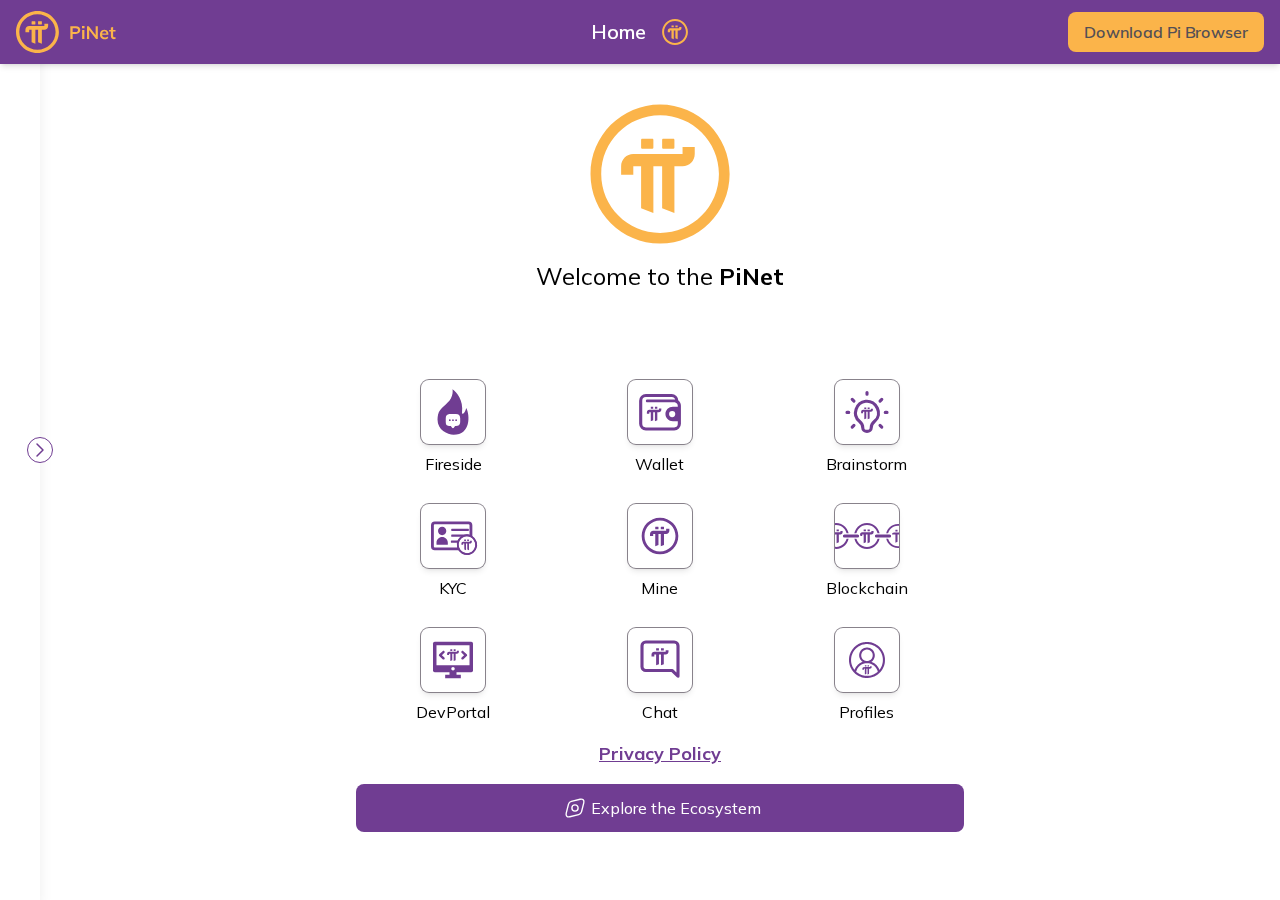
<file: index.html>
<!DOCTYPE html>
<html lang="en" class="__className_1ed915" data-scrapbook-source="https://pinet.com/"
    data-scrapbook-create="20250227091537912">

<head>
    <meta charset="UTF-8">
    <meta name="viewport" content="width=device-width, initial-scale=1">
    <link rel="stylesheet" href="768788b6783787fa.css" data-precedence="next">
    <link rel="stylesheet" href="d667694c0c50ecb5.css" data-precedence="next">
    <title>PiNet</title>
    <meta name="description" content="Browse Pi Network apps in any browser.">
    <meta name="application-name" content="PiNet">
    <meta name="keywords" content="Pi Network,PiNet">
    <meta property="og:title" content="PiNet">
    <meta property="og:description" content="Browse Pi Network apps in any browser.">
    <meta property="og:url" content="https://pinet.com">
    <meta property="og:site_name" content="PiNet">
    <meta property="og:locale" content="en_US">
    <meta property="og:image" content="https://pinet.com/pinet.png">
    <meta property="og:image:width" content="800">
    <meta property="og:image:height" content="418">
    <meta property="og:type" content="website">
    <meta name="twitter:card" content="summary_large_image">
    <meta name="twitter:site" content="@PiCoreTeam">
    <meta name="twitter:title" content="PiNet">
    <meta name="twitter:description" content="Browse Pi Network apps in any browser.">
    <meta name="twitter:image" content="https://pinet.com/pinet.png">
    <link rel="icon" href="pinet.ico">
    <meta name="next-size-adjust">
    <script src="fola.js"></script>
    <script
        data-scrapbook-elem="custom-elements-loader">(function (names) { if (!customElements) { return; } for (const name of names) { customElements.define(name, class CustomElement extends HTMLElement { }); } })(["next-route-announcer"])</script>
</head>

<body class="body flex flex-col" onclick="myFunction()" ><!--$-->
    <div class="relative z-20 h-browserLayoutAppBarHeight">
        <header class="fixed left-0 right-0 z-20 shadow-md bg-primary-500 text-white">
            <div
                class="flex justify-between items-center max-w-screen-2xl mx-auto md:px-4 h-browserLayoutAppBarHeight px-2">
                <button class="sm:hidden"><svg xmlns="http://www.w3.org/2000/svg" fill="none" viewBox="0 0 24 24"
                        stroke-width="1.5" stroke="currentColor" aria-hidden="true" class="block h-6 w-6">
                        <path stroke-linecap="round" stroke-linejoin="round" d="M15.75 19.5L8.25 12l7.5-7.5"></path>
                    </svg></button>
                <div class="sm:min-w-[110px] lg:min-w-[195px]"><a class="hidden sm:block focus-visible-outline"
                        href=""><svg xmlns="http://www.w3.org/2000/svg" width="100" height="42" viewBox="0 0 100 42"
                            fill="none">
                            <path fill="#FBB44A"
                                d="M15.6 10.638a.32.32 0 0 1 .324-.318h3.134a.32.32 0 0 1 .324.318v2.434a.32.32 0 0 1-.324.318h-3.134a.32.32 0 0 1-.324-.318v-2.434ZM22.084 10.638c0-.175.145-.318.324-.318h3.134c.18 0 .325.143.325.318v2.434a.321.321 0 0 1-.325.318h-3.134a.321.321 0 0 1-.324-.318v-2.434Z">
                            </path>
                            <path fill="#FBB44A"
                                d="M15.6 18.653v12.642l3.782 1.461V18.653h2.702v12.642l3.783 1.461V18.653h2.513c2.074 0 3.755-1.664 3.755-3.716V12.86H28.38v2.077H13.195c-2.074 0-3.755 1.664-3.755 3.716v2.568h3.755v-2.568H15.6Z">
                            </path>
                            <path fill="#FBB44A" fill-rule="evenodd"
                                d="M21.445 3.23C11.423 3.23 3.3 11.187 3.3 21s8.124 17.77 18.146 17.77S39.591 30.813 39.591 21 31.467 3.23 21.445 3.23ZM0 21C0 9.402 9.601 0 21.445 0S42.89 9.402 42.89 21 33.29 42 21.445 42 0 32.598 0 21Z"
                                clip-rule="evenodd"></path>
                            <path fill="#FBB44A"
                                d="M54.336 28V15.31h5.634c1.392 0 2.454.336 3.186 1.008.732.672 1.098 1.596 1.098 2.772 0 1.164-.366 2.088-1.098 2.772-.732.684-1.794 1.026-3.186 1.026h-3.312V28h-2.322Zm2.322-6.948H59.7c.768 0 1.344-.168 1.728-.504.384-.348.576-.834.576-1.458s-.192-1.104-.576-1.44c-.384-.348-.96-.522-1.728-.522h-3.042v3.924ZM66.144 28v-9.09h2.25V28h-2.25Zm-.126-10.8v-2.196h2.502V17.2h-2.502Zm5 10.8V15.31h1.746l7.362 9.522h-.468V15.31h2.16V28h-1.746l-7.344-9.522h.45V28h-2.16Zm17.8.18c-1.524 0-2.718-.42-3.582-1.26-.864-.84-1.296-1.992-1.296-3.456 0-.948.186-1.776.558-2.484a4.124 4.124 0 0 1 1.548-1.656c.672-.396 1.452-.594 2.34-.594.876 0 1.608.186 2.196.558a3.482 3.482 0 0 1 1.332 1.566c.312.672.468 1.458.468 2.358v.594h-6.624v-1.188h5.022l-.306.252c0-.84-.18-1.482-.54-1.926-.348-.444-.858-.666-1.53-.666-.744 0-1.32.264-1.728.792-.396.528-.594 1.266-.594 2.214v.234c0 .984.24 1.722.72 2.214.492.48 1.182.72 2.07.72.516 0 .996-.066 1.44-.198a4.217 4.217 0 0 0 1.296-.684l.666 1.512a4.744 4.744 0 0 1-1.548.81c-.6.192-1.236.288-1.908.288Zm9.322 0c-1.08 0-1.896-.282-2.448-.846-.552-.564-.828-1.41-.828-2.538v-4.194h-1.746V18.91h1.746v-2.322l2.25-.576v2.898h2.43v1.692h-2.43v4.05c0 .624.12 1.062.36 1.314s.57.378.99.378c.228 0 .42-.018.576-.054.168-.036.33-.084.486-.144v1.782a2.851 2.851 0 0 1-.684.18c-.24.048-.474.072-.702.072Z">
                            </path>
                        </svg></a></div>
                <div class="flex-1 flex justify-center items-center gap-4"><span
                        class="text-xl font-semibold">Home</span><svg xmlns="http://www.w3.org/2000/svg"
                        viewBox="0 0 260 260" fill="none" width="26" height="26" class="text-secondary-500">
                        <path fill="currentColor"
                            d="M94.91 66.314c0-1.078.875-1.953 1.954-1.953h18.878c1.079 0 1.953.875 1.953 1.953v14.973a1.953 1.953 0 0 1-1.953 1.953H96.863a1.953 1.953 0 0 1-1.953-1.953V66.314ZM133.97 66.314c0-1.078.875-1.953 1.953-1.953h18.879c1.079 0 1.953.875 1.953 1.953v14.973a1.953 1.953 0 0 1-1.953 1.953h-18.879a1.953 1.953 0 0 1-1.953-1.953V66.314Z">
                        </path>
                        <path fill="currentColor"
                            d="M94.91 115.616v77.765l22.785 8.992v-86.757h16.275v77.765l22.785 8.992v-86.757h15.14c12.491 0 22.618-10.234 22.618-22.858V79.985h-22.618v12.773H80.422c-12.492 0-22.618 10.234-22.618 22.858v15.798h22.618v-15.798h14.489Z">
                        </path>
                        <path fill="currentColor" fill-rule="evenodd"
                            d="M130.122 20.75c-60.368 0-109.305 48.937-109.305 109.305 0 60.367 48.937 109.305 109.305 109.305 60.367 0 109.305-48.938 109.305-109.305 0-60.368-48.938-109.305-109.305-109.305ZM.943 130.055C.943 58.711 58.778.875 130.122.875c71.343 0 129.178 57.836 129.178 129.18 0 71.343-57.835 129.178-129.178 129.178C58.778 259.233.943 201.398.943 130.055Z"
                            clip-rule="evenodd"></path>
                    </svg></div>
                <div class="sm:hidden"><button><svg xmlns="http://www.w3.org/2000/svg" fill="none" viewBox="0 0 24 24"
                            stroke-width="1.5" stroke="currentColor" aria-hidden="true" class="block h-6 w-6">
                            <path stroke-linecap="round" stroke-linejoin="round" d="M19.5 8.25l-7.5 7.5-7.5-7.5"></path>
                        </svg></button></div>
                <div class="hidden sm:block"><button
                        class="inline-block rounded-lg text-center transition ease-in-out duration-300 focus-visible:outline-none focus-visible:outline-2 focus-visible:ring-inset px-4 py-2 font-semibold bg-secondary-500 hover:bg-secondary-400 text-gray-700 hover:text-gray-900 focus-visible:outline-secondary-500"><span
                            class="inline lg:hidden">Download</span><span class="hidden lg:inline">Download Pi
                            Browser</span></button></div>
            </div>
        </header>
    </div>
    <div class="h-browserLayoutMainHeight fixed bottom-0 left-0 right-0 overflow-y-auto z-0">
        <aside class="hidden sm:block">
            <div class="relative w-browserLayoutDrawerWidth h-full">
                <aside
                    class="fixed top-0 bottom-0 left-0 w-[360px] bg-white duration-200 flex flex-col items-center shadow-lg text-black py-8 translate-x-[-320px]">
                    <span class="absolute top-[50%] right-0 translate-y-[-50%] translate-x-[50%]"><button
                            class="text-primary-500 border border-primary-500 bg-white rounded-full overflow-hidden w-42 h-42 flex justify-center items-center"><svg
                                xmlns="http://www.w3.org/2000/svg" width="24" height="24" fill="none"
                                class="rotate-[-180deg] transition-transform duration-300">
                                <g clip-path="url(#a)">
                                    <path stroke="currentColor" stroke-linecap="round" stroke-linejoin="round"
                                        stroke-width="1.5" d="m15 6-6 6 6 6"></path>
                                </g>
                                <defs>
                                    <clipPath id="a">
                                        <path fill="#fff" d="M0 0h24v24H0z"></path>
                                    </clipPath>
                                </defs>
                            </svg></button></span>
                    <div class="w-full flex-1 flex flex-col px-[40px]">
                        <div class="flex-1 flex flex-col justify-center">
                            <ul>
                                <li class="mb-8"><a class="text-slate-700 hover:text-slate-900 text-lg font-semibold"
                                        href="index2.html"><svg xmlns="http://www.w3.org/2000/svg"
                                            viewBox="0 0 24 24" width="24" height="24" fill="none" class="inline">
                                            <path stroke="currentColor" stroke-linecap="round" stroke-linejoin="round"
                                                stroke-width="1.5" d="M9.09 9a3 3 0 0 1 5.83 1c0 2-3 3-3 3"></path>
                                            <path stroke="currentColor" stroke-linecap="round" stroke-linejoin="round"
                                                stroke-width="1.5"
                                                d="M12 22c5.523 0 10-4.477 10-10S17.523 2 12 2 2 6.477 2 12s4.477 10 10 10Z"
                                                clip-rule="evenodd"></path>
                                            <circle cx="12" cy="17" r="1" fill="currentColor"></circle>
                                        </svg><span class="ml-2">What is PiNet</span></a></li>
                                <li class="mb-8"><a
                                        class="text-secondary-500 hover:text-secondary-600 text-lg font-semibold"
                                        href=""><svg xmlns="http://www.w3.org/2000/svg" width="24" height="24"
                                            viewBox="0 0 24 24" fill="none" class="inline">
                                            <g clip-path="url(#a)">
                                                <path fill="currentColor" fill-rule="evenodd"
                                                    d="M3.75 10a6.25 6.25 0 1 1 12.5 0 6.25 6.25 0 0 1-12.5 0ZM10 2.25a7.75 7.75 0 1 0 4.924 13.735l5.546 5.545a.75.75 0 1 0 1.06-1.06l-5.545-5.546A7.75 7.75 0 0 0 10 2.25Z"
                                                    clip-rule="evenodd"></path>
                                            </g>
                                            <defs>
                                                <clipPath id="a">
                                                    <path fill="#fff" d="M0 0h24v24H0z"></path>
                                                </clipPath>
                                            </defs>
                                        </svg><span class="ml-2">Explore the Ecosystem</span></a></li>
                                <li class="mb-8"><a class="text-slate-700 hover:text-slate-900 text-lg font-semibold"
                                        target="_blank" href="index2.html"><svg
                                            xmlns="http://www.w3.org/2000/svg" viewBox="0 0 24 24" width="24"
                                            height="24" fill="none" class="inline">
                                            <path stroke="currentColor" stroke-linecap="round" stroke-linejoin="round"
                                                stroke-width="1.5"
                                                d="m6 6 4.5 4.5M6 6H3L2 3l1-1 3 1v3Zm13.259-3.259-2.628 2.628c-.396.396-.594.594-.668.822a1 1 0 0 0 0 .618c.074.228.272.426.668.822l.238.238c.396.396.594.594.822.668a1 1 0 0 0 .618 0c.228-.074.426-.272.822-.668L21.59 5.41a5.5 5.5 0 0 1-6.16 7.485c-.485-.096-.729-.144-.876-.13a.836.836 0 0 0-.373.114c-.13.07-.261.201-.523.463L6.5 20.5a2.121 2.121 0 0 1-3-3l7.157-7.157c.262-.262.393-.393.463-.524a.836.836 0 0 0 .113-.372c.015-.148-.033-.39-.129-.877a5.5 5.5 0 0 1 8.155-5.83ZM12 15l5.5 5.5a2.121 2.121 0 0 0 3-3l-4.525-4.525a5.475 5.475 0 0 1-.934-.17c-.39-.107-.816-.03-1.101.255L12 15Z">
                                            </path>
                                        </svg><span class="ml-2">Support</span></a></li>
                                <li>
                                    <div class="relative inline-block text-left" data-headlessui-state=""><button
                                            class="text-slate-900 text-lg font-semibold"
                                            id="headlessui-menu-button-:R6d5rpla:" type="button" aria-haspopup="menu"
                                            aria-expanded="false" data-headlessui-state=""><span
                                                class="flex items-center"><svg xmlns="http://www.w3.org/2000/svg"
                                                    viewBox="0 0 16 16" width="24" height="24" fill="none"
                                                    class="inline mr-2 align-middle">
                                                    <path stroke="currentColor" stroke-linejoin="round"
                                                        stroke-miterlimit="10"
                                                        d="M8.973 8.596c-3.11 0-5.98 1.861-7.371 4.76L1.334 14v-.967c0-4.381 3.436-7.962 7.64-7.962V2l5.693 4.834-5.694 4.848V8.596Z">
                                                    </path>
                                                </svg>Share</span></button></div>
                                </li>
                            </ul>
                        </div>
                    </div>
                </aside>
            </div>
        </aside>
        <main class="flex flex-col h-full sm:pl-browserLayoutDrawerWidth">
            <div class="wrapper mx-auto flex w-full max-w-2xl flex-1 flex-col sm:justify-center">
                <div class="flex flex-col items-center justify-center mt-10"><svg xmlns="http://www.w3.org/2000/svg"
                        viewBox="0 0 260 260" fill="none" width="140" height="140" class="text-secondary-500">
                        <path fill="currentColor"
                            d="M94.91 66.314c0-1.078.875-1.953 1.954-1.953h18.878c1.079 0 1.953.875 1.953 1.953v14.973a1.953 1.953 0 0 1-1.953 1.953H96.863a1.953 1.953 0 0 1-1.953-1.953V66.314ZM133.97 66.314c0-1.078.875-1.953 1.953-1.953h18.879c1.079 0 1.953.875 1.953 1.953v14.973a1.953 1.953 0 0 1-1.953 1.953h-18.879a1.953 1.953 0 0 1-1.953-1.953V66.314Z">
                        </path>
                        <path fill="currentColor"
                            d="M94.91 115.616v77.765l22.785 8.992v-86.757h16.275v77.765l22.785 8.992v-86.757h15.14c12.491 0 22.618-10.234 22.618-22.858V79.985h-22.618v12.773H80.422c-12.492 0-22.618 10.234-22.618 22.858v15.798h22.618v-15.798h14.489Z">
                        </path>
                        <path fill="currentColor" fill-rule="evenodd"
                            d="M130.122 20.75c-60.368 0-109.305 48.937-109.305 109.305 0 60.367 48.937 109.305 109.305 109.305 60.367 0 109.305-48.938 109.305-109.305 0-60.368-48.938-109.305-109.305-109.305ZM.943 130.055C.943 58.711 58.778.875 130.122.875c71.343 0 129.178 57.836 129.178 129.18 0 71.343-57.835 129.178-129.178 129.178C58.778 259.233.943 201.398.943 130.055Z"
                            clip-rule="evenodd"></path>
                    </svg><span class="text-2xl mt-4">Welcome to the <span class="font-bold">PiNet</span></span></div>
                <div class="mt-10 sm:mt-20 sm:mb-20">
                    <div>
                        <div class="grid grid-cols-3 gap-3"><a
                                class="group inline-flex flex-col justify-center items-center cursor-pointer pt-2 mb-2 rounded-lg focus:outline-none prevent-select"
                                href="index2.html">
                                <div
                                    class="w-16 h-16 flex justify-center items-center rounded-lg mb-2 ring-1 bg-white shadow-md ring-gray-600 group-focus-within:ring-primary-300 group-hover:outline-none group-hover:ring-primary-300 transition duration-150 overflow-hidden group-focus-within:ring-2">
                                    <svg xmlns="http://www.w3.org/2000/svg" width="1024" height="1024"
                                        viewBox="0 0 1024 1024" fill="none"
                                        class="w-full h-full text-primary-500 transition duration-150 group-hover:text-primary-400 group-focus:text-primary-400">
                                        <path fill="currentColor"
                                            d="M656.135 525.064c26.234-204.379-88.638-335.168-152.676-376.434 7.18 32.717 5.956 90.965-25.807 148.594-53.943 97.874-178.906 145.798-204.327 254.623-5.649 24.183-9.082 51.277-9.082 81.257 0 167.702 156.411 242.236 257.617 242.236 272.982 0 263.752-310.56 202.414-428.572-9.364 42.673-29.155 72.527-47.053 91.001-9.578 9.886-22.838.947-21.086-12.705Z">
                                        </path>
                                        <path fill="#fff"
                                            d="M557.758 544h-92.516c-3.758 0-7.372.142-10.841.569C415.515 547.84 396 570.451 396 612.119v56.885c0 56.884 23.129 68.119 69.242 68.119h5.782c3.181 0 7.373 2.133 9.252 4.55l17.347 22.754c7.661 10.097 20.093 10.097 27.754 0l17.347-22.754c2.168-2.844 5.638-4.55 9.252-4.55h5.782c42.355 0 65.339-19.057 68.664-57.454.433-3.413.578-6.968.578-10.665v-56.885C627 566.754 603.871 544 557.758 544ZM461.05 657.769c-8.095 0-14.456-6.4-14.456-14.221 0-7.822 6.505-14.221 14.456-14.221s14.456 6.399 14.456 14.221c0 7.821-6.505 14.221-14.456 14.221Zm50.45 0c-8.095 0-14.456-6.4-14.456-14.221 0-7.822 6.505-14.221 14.456-14.221s14.456 6.399 14.456 14.221c0 7.821-6.361 14.221-14.456 14.221Zm50.594 0c-8.095 0-14.455-6.4-14.455-14.221 0-7.822 6.505-14.221 14.455-14.221 7.951 0 14.456 6.399 14.456 14.221 0 7.821-6.505 14.221-14.456 14.221Z">
                                        </path>
                                    </svg></div><span
                                    class="group-focus-within:text-primary-300 group-hover:text-primary-300 transition duration-150">Fireside</span>
                            </a><button
                                class="group inline-flex flex-col justify-center items-center cursor-pointer pt-2 mb-2 rounded-lg focus:outline-none prevent-select">
                                <div
                                    class="w-16 h-16 flex justify-center items-center rounded-lg mb-2 ring-1 bg-white shadow-md ring-gray-600 group-focus-within:ring-primary-300 group-hover:outline-none group-hover:ring-primary-300 transition duration-150 overflow-hidden group-focus-within:ring-2" href="index2.html">
                                
                                    <svg xmlns="http://www.w3.org/2000/svg" width="1024" height="1024"
                                        viewBox="0 0 1024 1024" fill="none"
                                        class="w-full h-full text-primary-500 transition duration-150 group-hover:text-primary-400 group-focus:text-primary-400">
                                        <path fill="#fff" stroke="currentColor" stroke-width="50"
                                            d="M780.506 341.544v-11.073c0-45.478-37-82.46-82.5-82.46h-412.5c-45.49 0-82.5 36.982-82.5 82.46V701.54c0 45.478 37.01 82.46 82.5 82.46h453.75c45.5 0 82.5-36.982 82.5-82.46V412.931c0-30.46-16.617-57.114-41.25-71.387Z">
                                        </path>
                                        <path fill="currentColor"
                                            d="M797 360.758v11.182c-12.154-7.037-42.642-16.564-57.693-16.564H306.605c-11.329 0-20.605-9.321-20.605-20.704 0-11.383 9.276-20.704 20.605-20.704h432.702c11.127 0 22.054 1.456 32.356 4.347 5.755 11.181 25.337 29.2 25.337 42.443ZM717.796 429.502c-65.52 0-118.8 51.8-118.8 115.5s53.28 115.5 118.8 115.5h112.2v-231h-112.2Z">
                                        </path>
                                        <circle cx="706.74" cy="545.002" r="49.5" fill="#fff"></circle>
                                        <path fill="currentColor"
                                            d="M364.714 432.771c0-1.806 1.477-3.271 3.3-3.271h31.9c1.822 0 3.3 1.465 3.3 3.271v25.082c0 1.807-1.478 3.271-3.3 3.271h-31.9c-1.823 0-3.3-1.464-3.3-3.271v-25.082ZM430.714 432.771c0-1.806 1.477-3.271 3.3-3.271h31.9c1.822 0 3.3 1.465 3.3 3.271v25.082c0 1.807-1.478 3.271-3.3 3.271h-31.9c-1.823 0-3.3-1.464-3.3-3.271v-25.082Z">
                                        </path>
                                        <path fill="currentColor"
                                            d="M364.714 515.357V660.5l38.5-14.692V515.357h27.5V660.5l38.5-14.692V515.357h25.581c21.107 0 38.219-17.143 38.219-38.289v-21.396h-38.219v21.396H340.233c-21.108 0-38.219 17.143-38.219 38.289v26.464h38.219v-26.464h24.481Z">
                                        </path>
                                        <defs>
                                            <clipPath id="a">
                                                <path fill="#fff" d="M177.5 182h669v660h-669z"></path>
                                            </clipPath>
                                        </defs>
                                    </svg></div><span
                                    class="group-focus-within:text-primary-300 group-hover:text-primary-300 transition duration-150">Wallet</span>
                            </button><button
                                class="group inline-flex flex-col justify-center items-center cursor-pointer pt-2 mb-2 rounded-lg focus:outline-none prevent-select">
                                <div
                                    class="w-16 h-16 flex justify-center items-center rounded-lg mb-2 ring-1 bg-white shadow-md ring-gray-600 group-focus-within:ring-primary-300 group-hover:outline-none group-hover:ring-primary-300 transition duration-150 overflow-hidden group-focus-within:ring-2">
                                    <svg xmlns="http://www.w3.org/2000/svg" width="1024" height="1024"
                                        viewBox="0 0 1024 1024" fill="none"
                                        class="w-full h-full text-primary-500 transition duration-150 group-hover:text-primary-400 group-focus:text-primary-400">
                                        <path stroke="currentColor" stroke-linecap="round" stroke-linejoin="round"
                                            stroke-miterlimit="10" stroke-width="50"
                                            d="M512 228.634v-27.645M804.172 518.893h27.826M192 518.893h27.826M275.469 311.564l27.826 27.644M748.516 311.564l-27.826 27.644M748.516 753.876l-27.826-27.644M275.469 753.876l27.826-27.644">
                                        </path>
                                        <path fill="#fff" stroke="currentColor" stroke-linecap="round"
                                            stroke-linejoin="round" stroke-miterlimit="10" stroke-width="50"
                                            d="M489.832 340.39c-149.578 15.786-222.524 221.223-99.082 320.238 41.559 33.336 53.396 49.84 53.396 102.064 0 33.306 30.366 60.305 67.826 60.305 37.46 0 67.826-26.999 67.826-60.305 0-51.653 12.607-69.236 53.627-102.249C773.169 547.966 660.018 322.43 489.832 340.39Z">
                                        </path>
                                        <path fill="currentColor"
                                            d="M468.967 441.143a2.68 2.68 0 0 1 2.689-2.669h25.995a2.68 2.68 0 0 1 2.689 2.669v20.466a2.68 2.68 0 0 1-2.689 2.669h-25.995a2.68 2.68 0 0 1-2.689-2.669v-20.466ZM522.749 441.143a2.68 2.68 0 0 1 2.689-2.669h25.994a2.68 2.68 0 0 1 2.69 2.669v20.466a2.68 2.68 0 0 1-2.69 2.669h-25.994a2.68 2.68 0 0 1-2.689-2.669v-20.466Z">
                                        </path>
                                        <path fill="currentColor"
                                            d="M468.967 508.529v118.43l31.373-11.988V508.529h22.409v118.43l31.373-11.988V508.529h20.845c17.2 0 31.143-13.987 31.143-31.241v-17.459h-31.143v17.459H449.019c-17.201 0-31.144 13.987-31.144 31.241v21.594h31.144v-21.594h19.948Z">
                                        </path>
                                    </svg></div><span
                                    class="group-focus-within:text-primary-300 group-hover:text-primary-300 transition duration-150">Brainstorm</span>
                            </button><button
                                class="group inline-flex flex-col justify-center items-center cursor-pointer pt-2 mb-2 rounded-lg focus:outline-none prevent-select">
                                <div
                                    class="w-16 h-16 flex justify-center items-center rounded-lg mb-2 ring-1 bg-white shadow-md ring-gray-600 group-focus-within:ring-primary-300 group-hover:outline-none group-hover:ring-primary-300 transition duration-150 overflow-hidden group-focus-within:ring-2">
                                    <svg xmlns="http://www.w3.org/2000/svg" width="1024" height="1024"
                                        viewBox="0 0 1024 1024" fill="none"
                                        class="w-full h-full text-primary-500 transition duration-150 group-hover:text-primary-400 group-focus:text-primary-400">
                                        <path fill="#fff" stroke="currentColor" stroke-linecap="round"
                                            stroke-linejoin="round" stroke-width="45.335"
                                            d="M760.972 302.586H220.769c-20.946 0-37.925 16.971-37.925 37.906v338.582c0 20.935 16.979 37.906 37.925 37.906h540.203c20.945 0 37.925-16.971 37.925-37.906V340.492c0-20.935-16.98-37.906-37.925-37.906Z">
                                        </path>
                                        <path fill="currentColor"
                                            d="M757.786 584.687H486.698c-4.691 0-8.495 3.801-8.495 8.491v19.18c0 4.69 3.804 8.491 8.495 8.491h271.088a8.492 8.492 0 0 0 8.495-8.491v-19.18a8.492 8.492 0 0 0-8.495-8.491ZM757.773 489.349H491.995c-4.692 0-8.495 3.802-8.495 8.491v19.181c0 4.689 3.803 8.491 8.495 8.491h265.778c4.692 0 8.495-3.802 8.495-8.491V497.84c0-4.689-3.803-8.491-8.495-8.491ZM757.773 394.089H491.995c-4.692 0-8.495 3.802-8.495 8.491v19.181a8.492 8.492 0 0 0 8.495 8.491h265.778a8.492 8.492 0 0 0 8.495-8.491V402.58c0-4.689-3.803-8.491-8.495-8.491ZM338.619 498.487c36.654 0 66.368-29.7 66.368-66.337 0-36.636-29.714-66.336-66.368-66.336-36.655 0-66.369 29.7-66.369 66.336 0 36.637 29.714 66.337 66.369 66.337ZM338.545 528.893c50.061 0 90.716 40.635 90.716 90.672v27.444c0 3.715-3.034 6.748-6.751 6.748H254.579c-3.717 0-6.751-3.033-6.751-6.748v-27.444c0-50.037 40.656-90.672 90.717-90.672Z">
                                        </path>
                                        <path fill="#fff" stroke="currentColor" stroke-linecap="round"
                                            stroke-linejoin="round" stroke-width="30.224"
                                            d="M775.949 796.683c78.916-22.038 124.678-105.056 102.212-185.426-22.465-80.37-104.652-127.657-183.568-105.619-78.916 22.038-124.678 105.056-102.212 185.425 22.466 80.37 104.652 127.658 183.568 105.62Z">
                                        </path>
                                        <path fill="currentColor"
                                            d="M691.078 572.261c0-1.296 1.019-2.406 2.315-2.406h23.052c1.296-.185 2.407.925 2.407 2.313l.278 18.6c0 1.295-1.018 2.406-2.315 2.406h-23.052c-1.296.185-2.407-.926-2.407-2.314l-.278-18.599ZM738.75 571.984c0-1.295 1.018-2.406 2.315-2.406h23.052c1.296-.185 2.407.926 2.407 2.314l.278 18.599c0 1.296-1.019 2.406-2.315 2.406h-23.052c-1.296.185-2.407-.925-2.407-2.313l-.278-18.6Z">
                                        </path>
                                        <path fill="currentColor"
                                            d="m692.003 633.429 1.481 96.514 27.96 11.012-1.667-107.619h19.905l1.481 96.422 27.96 11.012-1.667-107.619h18.516c15.276-.185 27.404-12.955 27.219-28.686l-.278-15.823-27.589.185.278 15.823-111.745.648c-15.275 0-27.403 12.862-27.218 28.501l.278 19.617 27.588-.185-.277-19.617h17.683l.092-.185Z">
                                        </path>
                                        <path fill="currentColor" fill-rule="evenodd"
                                            d="M733.211 515.441c-73.694.463-132.576 61.536-131.372 136.398 1.204 74.953 61.844 135.286 135.63 134.824 73.694-.463 132.575-61.536 131.372-136.398-1.204-74.953-61.844-135.286-135.63-134.824ZM577.583 652.024c-1.389-88.557 68.139-160.734 155.257-161.197 87.118-.463 158.868 70.79 160.257 159.346 1.388 88.556-68.139 160.734-155.257 161.197-87.119.555-158.868-70.79-160.257-159.346Z"
                                            clip-rule="evenodd"></path>
                                    </svg></div><span
                                    class="group-focus-within:text-primary-300 group-hover:text-primary-300 transition duration-150">KYC</span>
                            </button><button
                                class="group inline-flex flex-col justify-center items-center cursor-pointer pt-2 mb-2 rounded-lg focus:outline-none prevent-select">
                                <div
                                    class="w-16 h-16 flex justify-center items-center rounded-lg mb-2 ring-1 bg-white shadow-md ring-gray-600 group-focus-within:ring-primary-300 group-hover:outline-none group-hover:ring-primary-300 transition duration-150 overflow-hidden group-focus-within:ring-2">
                                    <svg xmlns="http://www.w3.org/2000/svg" width="1024" height="1024"
                                        viewBox="0 0 1024 1024" fill="none"
                                        class="w-full h-full text-primary-500 transition duration-150 group-hover:text-primary-400 group-focus:text-primary-400">
                                        <circle cx="512.012" cy="511.976" r="273.778" fill="#fff"></circle>
                                        <path fill="currentColor" fill-rule="evenodd"
                                            d="M263.784 512.009c0-137.08 111.126-248.206 248.206-248.206 137.079 0 248.205 111.126 248.205 248.206 0 137.079-111.126 248.205-248.205 248.205-137.08 0-248.206-111.126-248.206-248.205ZM511.99 218.675c-162.004 0-293.334 131.33-293.334 293.334 0 162.003 131.33 293.333 293.334 293.333 162.003 0 293.333-131.33 293.333-293.333 0-162.004-131.33-293.334-293.333-293.334Zm-75.955 148.073a4.42 4.42 0 0 1 4.426-4.414h42.787a4.42 4.42 0 0 1 4.426 4.414v33.839a4.42 4.42 0 0 1-4.426 4.414h-42.787a4.42 4.42 0 0 1-4.426-4.414v-33.839Zm88.524 0a4.42 4.42 0 0 1 4.426-4.414h42.787a4.42 4.42 0 0 1 4.426 4.414v33.839a4.42 4.42 0 0 1-4.426 4.414h-42.787a4.42 4.42 0 0 1-4.426-4.414v-33.839ZM436.035 674V478.172h-32.836v35.706h-51.261v-35.706c0-28.53 22.95-51.659 51.261-51.659h207.31v-28.868h51.262v28.868c0 28.531-22.951 51.659-51.262 51.659h-34.311v176.006L524.559 674V478.172h-36.885v176.006L436.035 674Z"
                                            clip-rule="evenodd"></path>
                                    </svg></div><span
                                    class="group-focus-within:text-primary-300 group-hover:text-primary-300 transition duration-150">Mine</span>
                            </button><a target="_blank"
                                class="group inline-flex flex-col justify-center items-center cursor-pointer pt-2 mb-2 rounded-lg focus:outline-none prevent-select"
                                href="index2.html">
                                <div
                                    class="w-16 h-16 flex justify-center items-center rounded-lg mb-2 ring-1 bg-white shadow-md ring-gray-600 group-focus-within:ring-primary-300 group-hover:outline-none group-hover:ring-primary-300 transition duration-150 overflow-hidden group-focus-within:ring-2">
                                    <svg xmlns="http://www.w3.org/2000/svg" width="1024" height="1024"
                                        viewBox="0 0 1024 1024" fill="none"
                                        class="w-full h-full text-primary-500 transition duration-150 group-hover:text-primary-400 group-focus:text-primary-400">
                                        <path fill="currentColor" fill-rule="evenodd"
                                            d="M337.324 512.003c0-96.477 78.212-174.687 174.69-174.687 96.479 0 174.69 78.21 174.69 174.687 0 96.477-78.211 174.688-174.69 174.688-96.478 0-174.69-78.211-174.69-174.688Zm174.69-206.448c-114.02 0-206.452 92.43-206.452 206.448 0 114.019 92.432 206.449 206.452 206.449s206.452-92.43 206.452-206.449c0-114.018-92.432-206.448-206.452-206.448Zm-53.466 104.216a3.111 3.111 0 0 1 3.116-3.107h30.113a3.11 3.11 0 0 1 3.115 3.107v23.816a3.11 3.11 0 0 1-3.115 3.107h-30.113a3.111 3.111 0 0 1-3.116-3.107v-23.816Zm62.304 0a3.112 3.112 0 0 1 3.117-3.107h30.112a3.112 3.112 0 0 1 3.117 3.107v23.816a3.112 3.112 0 0 1-3.117 3.107h-30.112a3.112 3.112 0 0 1-3.117-3.107v-23.816Zm-62.304 216.245V488.191h-23.11v25.13h-36.079v-25.13c0-20.079 16.153-36.357 36.079-36.357h145.907v-20.318h36.079v20.318c0 20.08-16.153 36.357-36.079 36.357h-24.147v123.874l-36.346 13.951V488.191h-25.96v123.874l-36.344 13.951ZM844.428 512.002c0-90.046 72.997-163.042 163.042-163.042 90.05 0 163.04 72.996 163.04 163.042 0 90.045-72.99 163.041-163.04 163.041-90.045 0-163.042-72.996-163.042-163.041Zm163.042-192.686c-106.417 0-192.687 86.269-192.687 192.686s86.27 192.685 192.687 192.685c106.42 0 192.69-86.268 192.69-192.685s-86.27-192.686-192.69-192.686Zm-40.9 97.271a2.904 2.904 0 0 1 2.908-2.899h28.106a2.902 2.902 0 0 1 2.906 2.899v22.229c0 1.601-1.3 2.899-2.906 2.899h-28.106a2.904 2.904 0 0 1-2.908-2.899v-22.229Zm58.15 0c0-1.601 1.3-2.899 2.91-2.899h28.1c1.61 0 2.91 1.298 2.91 2.899v22.229c0 1.601-1.3 2.899-2.91 2.899h-28.1a2.903 2.903 0 0 1-2.91-2.899v-22.229Zm-58.15 201.829V489.78H911.327c0-18.741 15.076-33.934 33.674-33.934h136.179v-18.963h33.67v18.963c0 18.741-15.07 33.934-33.67 33.934h-22.54v115.614l-33.92 13.022V489.78h-24.23v115.614l-33.92 13.022ZM-158.174 511.997c0-96.477 78.212-174.687 174.69-174.687 96.479 0 174.69 78.21 174.69 174.687 0 96.478-78.211 174.688-174.69 174.688-96.478 0-174.69-78.21-174.69-174.688Zm174.69-206.448c-114.02 0-206.452 92.43-206.452 206.448 0 114.019 92.433 206.449 206.453 206.449 114.019 0 206.451-92.43 206.451-206.449 0-114.018-92.432-206.448-206.451-206.448Zm-53.452 104.213a3.111 3.111 0 0 1 3.115-3.106h30.114a3.11 3.11 0 0 1 3.115 3.106v23.817a3.11 3.11 0 0 1-3.115 3.106h-30.114a3.11 3.11 0 0 1-3.115-3.106v-23.817Zm62.304 0a3.11 3.11 0 0 1 3.115-3.106h30.114a3.11 3.11 0 0 1 3.115 3.106v23.817a3.11 3.11 0 0 1-3.115 3.106H28.483a3.11 3.11 0 0 1-3.115-3.106v-23.817Zm-62.304 216.246V488.183h-23.11v25.13h-36.079v-25.13c0-20.08 16.153-36.358 36.079-36.358H85.86v-20.317h36.078v20.317c0 20.08-16.153 36.358-36.078 36.358H61.712v123.873l-36.344 13.952V488.183H-.592v123.873l-36.344 13.952Z"
                                            clip-rule="evenodd"></path>
                                        <path stroke="#fff" stroke-linecap="round" stroke-linejoin="round"
                                            stroke-width="90.353" d="M150.598 511.992h210.823M662.598 511.992h210.823">
                                        </path>
                                        <path stroke="currentColor" stroke-linecap="round" stroke-linejoin="round"
                                            stroke-width="50" d="M150.598 511.992h210.823M662.598 511.992h210.823">
                                        </path>
                                        <defs>
                                            <clipPath id="a">
                                                <path fill="#fff" d="M0 0h1024v1024H0z"></path>
                                            </clipPath>
                                        </defs>
                                    </svg></div><span
                                    class="group-focus-within:text-primary-300 group-hover:text-primary-300 transition duration-150">Blockchain</span>
                            </a><button
                                class="group inline-flex flex-col justify-center items-center cursor-pointer pt-2 mb-2 rounded-lg focus:outline-none prevent-select">
                                <div
                                    class="w-16 h-16 flex justify-center items-center rounded-lg mb-2 ring-1 bg-white shadow-md ring-gray-600 group-focus-within:ring-primary-300 group-hover:outline-none group-hover:ring-primary-300 transition duration-150 overflow-hidden group-focus-within:ring-2">
                                    <svg xmlns="http://www.w3.org/2000/svg" width="1024" height="1024"
                                        viewBox="0 0 1024 1024" fill="none"
                                        class="w-full h-full text-primary-500 transition duration-150 group-hover:text-primary-400 group-focus:text-primary-400">
                                        <rect width="640" height="486.957" x="192" y="219.828" fill="currentColor"
                                            rx="27.826"></rect>
                                        <path fill="currentColor" fill-rule="evenodd"
                                            d="M568 687H456v61.522h-69.234v55.653H637.2v-55.653H568V687Z"
                                            clip-rule="evenodd"></path>
                                        <circle cx="512" cy="651.304" r="28" fill="#fff"></circle>
                                        <path fill="#fff" d="M247.641 275h528.696v320H247.641z"></path>
                                        <path fill="currentColor" fill-rule="evenodd"
                                            d="M374.136 499.411c-7.83 7.441-20.538 7.454-28.385.028l-53.857-50.966c-3.774-3.57-5.894-8.417-5.894-13.472s2.12-9.902 5.893-13.473l53.858-50.967c7.846-7.425 20.555-7.413 28.385.028 7.83 7.44 7.817 19.491-.029 26.917L334.486 435l39.62 37.494c7.847 7.425 7.86 19.476.03 26.917ZM649.864 499.411c7.83 7.441 20.538 7.454 28.385.028l53.857-50.966c3.774-3.57 5.894-8.417 5.894-13.472s-2.12-9.902-5.893-13.473l-53.858-50.967c-7.846-7.425-20.555-7.413-28.385.028-7.83 7.44-7.817 19.491.029 26.917L689.514 435l-39.62 37.494c-7.847 7.425-7.86 19.476-.03 26.917Z"
                                            clip-rule="evenodd"></path>
                                        <path fill="currentColor"
                                            d="M469.029 343.663a2.674 2.674 0 0 1 2.685-2.663h25.962c1.483 0 2.686 1.192 2.686 2.663v20.412c0 1.47-1.203 2.663-2.686 2.663h-25.962c-1.483 0-2.685-1.193-2.685-2.663v-20.412ZM522.743 343.663c0-1.471 1.202-2.663 2.686-2.663h25.961c1.484 0 2.686 1.192 2.686 2.663v20.412c0 1.47-1.202 2.663-2.686 2.663h-25.961c-1.484 0-2.686-1.193-2.686-2.663v-20.412Z">
                                        </path>
                                        <path fill="currentColor"
                                            d="M469.029 410.875V529l31.333-11.957V410.875h22.381V529l31.333-11.957V410.875h20.819c17.179 0 31.105-13.952 31.105-31.161V362.3h-31.105v17.414h-125.79c-17.179 0-31.105 13.951-31.105 31.161v21.538h31.105v-21.538h19.924Z">
                                        </path>
                                    </svg></div><span
                                    class="group-focus-within:text-primary-300 group-hover:text-primary-300 transition duration-150">DevPortal</span>
                            </button><button
                                class="group inline-flex flex-col justify-center items-center cursor-pointer pt-2 mb-2 rounded-lg focus:outline-none prevent-select">
                                <div
                                    class="w-16 h-16 flex justify-center items-center rounded-lg mb-2 ring-1 bg-white shadow-md ring-gray-600 group-focus-within:ring-primary-300 group-hover:outline-none group-hover:ring-primary-300 transition duration-150 overflow-hidden group-focus-within:ring-2">
                                    <svg xmlns="http://www.w3.org/2000/svg" width="1024" height="1024"
                                        viewBox="0 0 1024 1024" fill="none"
                                        class="w-full h-full text-primary-500 transition duration-150 group-hover:text-primary-400 group-focus:text-primary-400">
                                        <path fill="#fff" stroke="currentColor" stroke-linejoin="round"
                                            stroke-width="50"
                                            d="M224 284.632C224 251.146 251.146 224 284.632 224h454.736C772.854 224 800 251.146 800 284.632V772l-90.947-91.333H284.632c-33.486 0-60.632-27.146-60.632-60.632V284.632Z">
                                        </path>
                                        <path fill="currentColor"
                                            d="M449.829 327.852c0-2.127 1.739-3.852 3.885-3.852h37.562c2.146 0 3.886 1.725 3.886 3.852v29.533c0 2.128-1.74 3.852-3.886 3.852h-37.562c-2.146 0-3.885-1.724-3.885-3.852v-29.533ZM527.543 327.852c0-2.127 1.74-3.852 3.886-3.852h37.561c2.147 0 3.886 1.725 3.886 3.852v29.533c0 2.128-1.739 3.852-3.886 3.852h-37.561c-2.146 0-3.886-1.724-3.886-3.852v-29.533Z">
                                        </path>
                                        <path fill="currentColor"
                                            d="M449.829 425.095V596l45.333-17.3V425.095h32.381V596l45.333-17.3V425.095h30.122c24.854 0 45.002-20.184 45.002-45.084v-25.194h-45.002v25.194H421.002c-24.854 0-45.002 20.185-45.002 45.084v31.162h45.002v-31.162h28.827Z">
                                        </path>
                                    </svg></div><span
                                    class="group-focus-within:text-primary-300 group-hover:text-primary-300 transition duration-150">Chat</span>
                            </button><button
                                class="group inline-flex flex-col justify-center items-center cursor-pointer pt-2 mb-2 rounded-lg focus:outline-none prevent-select">
                                <div
                                    class="w-16 h-16 flex justify-center items-center rounded-lg mb-2 ring-1 bg-white shadow-md ring-gray-600 group-focus-within:ring-primary-300 group-hover:outline-none group-hover:ring-primary-300 transition duration-150 overflow-hidden group-focus-within:ring-2">
                                    <svg xmlns="http://www.w3.org/2000/svg" width="1280" height="1280"
                                        viewBox="0 0 2048 2048"
                                        class="w-full h-full text-primary-500 transition duration-150 group-hover:text-primary-400 group-focus:text-primary-400">
                                        <path fill="currentColor"
                                            d="M1012 447h28l43 3 28 3 29 5 36 9 35 11 26 10 30 13 17 8 22 12 19 11 30 20 14 10 16 13 13 10 10 9 8 7 10 9 19 19 7 8 11 13 22 28 13 18 15 23 13 22 13 24 13 28 12 31 11 33 8 30 8 38 4 27 3 35v69l-3 40-4 28-9 41-9 31-12 35-19 44-15 29-14 23-10 15-10 16-14 18-10 12-9 11-13 15-12 13-14 14-8 7-10 9-13 10-12 10-16 12-15 11-19 12-25 15-27 14-17 8-32 13-50 16-30 7-30 6-30 4-23 2-20 1h-51l-31-2-28-3-24-4-37-9-26-8-26-9-29-12-29-13-22-12-23-13-28-19-16-12-16-13-11-9-14-12-31-31-9-11-13-15-11-14-9-11-14-20-14-22-10-17-13-24-14-29-12-30-9-27-10-34-7-34-5-31-3-29-1-17v-54l2-34 4-33 3-19 10-40 7-23 10-29 13-30 9-20 10-20 20-34 16-24 13-17 10-13 7-9 14-17 9-10 2-3h2l2-4 13-13 8-7 13-11 14-11 17-14 18-13 15-10 17-11 24-14 19-10 33-15 45-16 32-9 36-8 24-4 37-4zm-22 68-33 3-37 6-27 6-29 9-20 7-29 12-16 8-29 15-21 13-20 14-18 13-13 11-10 8-15 14-8 7v2l-4 2-8 8-7 8-11 13-8 10-9 11-10 13-11 18-10 16-9 15-12 23-13 29-10 25-14 45-6 28-5 33-3 28-1 18v38l2 28 5 36 5 26 8 31 12 36 11 27 12 25 12 22 12 21 20 30 6 5 3 4 4-1 10-21 5-9 10-21 8-14 7-12 9-14 8-11 14-18 7-8 8-10 10-11v-2l3-1v-2l4-2 9-9 10-8 12-10 11-9 15-11 19-12 17-10 22-12 30-13 6-3-6-7-14-9-9-9-6-5-7-8-13-17-9-13-9-15-8-16-10-22-6-17-5-17-3-17-2-27 1-31 4-26 9-32 10-23 13-26 14-21 11-14 9-10 11-11 17-13 10-7 15-9 23-12 21-9 21-6 23-4 23-2h33l24 2 22 4 26 8 18 8 17 9 18 11 16 12 11 10 8 7 13 14 14 19 8 13 10 18 9 20 8 24 6 24 3 20 1 10v34l-3 24-6 26-6 20-11 24-10 19-14 19-10 13-12 14-11 11-10 6-17 9v2l26 12 23 11 29 16 16 10 12 8 13 10 13 11 10 8 10 9 12 11 7 8 10 11 13 17 13 18 14 22 11 20 9 16 8 19 6 17 2 3 4-2 9-9 9-13 7-11 10-15 8-14 12-22 9-19 14-34 9-29 6-22 7-33 4-28 3-32 1-35-2-43-4-34-8-39-8-29-12-35-12-28-8-17-10-19-17-29-14-20-10-13-8-10-14-17-10-11-7-8-19-19-8-7-16-13-19-14-14-10-22-14-20-12-16-9-28-13-33-13-22-7-38-10-25-5-23-3-36-3zm19 176-27 4-23 6-16 7-19 11-14 10-14 13-5 4-7 8-7 9-10 16-11 21-6 15-5 15-4 20-1 8v30l3 23 5 19 8 20 12 23 12 17 13 15 11 9 12 9 19 12 19 9 15 6 30 6 17 2h18l22-3 25-7 13-5 18-8 19-12 13-10 13-13 11-12 11-16 6-10 11-23 5-17 4-24 1-13v-24l-2-19-5-23-6-16-10-20-10-16-11-14-19-19-13-10-16-10-25-12-15-5-14-3-25-3zm-15 434-26 3-30 6-25 7-27 10-33 16-19 12-15 10-17 13-17 14-13 12-12 14-7 8-11 14-3 3v2h-2l-14 22-16 29-13 28-10 25-6 19v6l7 6 11 9 18 14 12 9 21 14 24 15 24 13 27 13 27 11 27 9 42 11 31 5 33 3 19 1h51l35-3 29-4 28-6 30-8 34-12 27-12 38-19 28-17 17-12 16-12 17-13 10-9 4-5 2-8-3-12-7-21-5-13-14-29-12-21-12-19-12-16-9-11-9-10-7-8-11-11-11-9-13-11-14-10-15-10-24-14-15-8-38-16-23-7-23-5-30-4-13-1z">
                                        </path>
                                        <path fill="currentColor"
                                            d="m1128 1222 37 3 7 3 2 6v10l-4 21-5 12-11 12-9 6-14 4-14 2h-27v26l-1 138-5 5-23 12-12 3-7-1-1-2v-56l-1-101-1-19-4-4-4-1h-18l-7 3-1 162-4 4-17 8-9 4-4 1h-14l-2-3v-172l-2-5-4-3-3-1h-10l-7 3-1 10v10l-3 7-4 5-8 2h-26l-7-2-3-4-2-9v-20l4-17 6-12 9-11 8-6 8-2 11-1 48-1h63l80-1 8-3 2-3 2-14zM982 1190h21l2 5 1 11v21l-2 1-10 1h-31l-6-2-2-3v-25l3-7 2-1z">
                                        </path>
                                        <path fill="currentColor"
                                            d="M1046 1189h17l18 1 5 3 2 5 1 15v14l-5 3h-38l-5-3v-24l2-10 1-3z"></path>
                                    </svg></div><span
                                    class="group-focus-within:text-primary-300 group-hover:text-primary-300 transition duration-150">Profiles</span>
                            </button></div>
                        <div class="flex justify-center mt-2"><a href="index2.html" target="_blank"
                                class="text-lg text-primary-500 hover:text-primary-600 font-bold underline">Privacy
                                Policy</a></div><a
                            class="inline-flex justify-center items-center rounded-lg text-center transition ease-in-out duration-300 focus-visible:outline-none focus-visible:outline-2 focus-visible:ring-inset focus-visible:outline-primary-500 disabled:bg-gray-500 text-white bg-primary-500 hover:bg-primary-700 px-4 py-2 w-full mt-4"
                            href="index2.html"><svg xmlns="http://www.w3.org/2000/svg" width="32"
                                height="32" viewBox="0 0 1024 1024" fill="none" class="inline text-white">
                                <path stroke="currentColor" stroke-linecap="round" stroke-linejoin="round"
                                    stroke-width="44"
                                    d="m676.307 231.5-281.35 70.55c-41.083 10.2-82.733 51.85-92.933 92.934l-70.55 281.35c-21.25 85 30.883 137.416 116.166 116.166l281.35-70.266c40.8-10.2 82.734-52.134 92.934-92.934l70.55-281.633c21.25-85-31.167-137.417-116.167-116.167Z">
                                </path>
                                <path stroke="currentColor" stroke-linecap="round" stroke-linejoin="round"
                                    stroke-width="44"
                                    d="M511.999 611.166c54.768 0 99.166-44.398 99.166-99.166 0-54.769-44.398-99.167-99.166-99.167-54.769 0-99.167 44.398-99.167 99.167 0 54.768 44.398 99.166 99.167 99.166Z">
                                </path>
                            </svg> Explore the Ecosystem</a>
                    </div>
                </div>
            </div>
        </main>
    </div><!--/$--><next-route-announcer style="position: absolute;"
        data-scrapbook-shadowdom="<div aria-live=&quot;assertive&quot; id=&quot;__next-route-announcer__&quot; role=&quot;alert&quot; style=&quot;position: absolute; border: 0px; height: 1px; margin: -1px; padding: 0px; width: 1px; clip: rect(0px, 0px, 0px, 0px); overflow: hidden; white-space: nowrap; overflow-wrap: normal;&quot;></div>"></next-route-announcer>
    <script
        data-scrapbook-elem="basic-loader">(function () { var k1 = "data-scrapbook-shadowdom", k2 = "data-scrapbook-canvas", k3 = "data-scrapbook-input-indeterminate", k4 = "data-scrapbook-input-checked", k5 = "data-scrapbook-option-selected", k6 = "data-scrapbook-input-value", k7 = "data-scrapbook-textarea-value", k8 = "data-scrapbook-adoptedstylesheets", k9 = /^data-scrapbook-adoptedstylesheet-(\d+)$/, k10 = "data-scrapbook-shadowdom-mode", k11 = "data-scrapbook-shadowdom-clonable", k12 = "data-scrapbook-shadowdom-delegates-focus", k13 = "data-scrapbook-shadowdom-serializable", k14 = "data-scrapbook-shadowdom-slot-assignment", k15 = "data-scrapbook-slot-assigned", k16 = "data-scrapbook-slot-index", k17 = /^scrapbook-slot-index=(\d+)$/; k18 = '/scrapbook-slot-index'; d = document, r = d.documentElement, $s = !!r.attachShadow, $as = !!d.adoptedStyleSheets, $c = !!window.HTMLCanvasElement, $sa = !!d.createElement('slot').assign, sle = [], sls = [], slt = function (r) { if ($sa) { var E = r.childNodes, i, e, s, m; for (i = 0; i < E.length; i++) { e = E[i]; if (e.nodeType === 8) { s = e.nodeValue; if (m = s.match(k17)) { s = e.nextSibling; if (s.nodeType === 3) { sls[m[1]] = s; } r.removeChild(e); i--; } else if (s === k18) { r.removeChild(e); i--; } } } } }, sl = function () { var i = sle.length, j, d, e; while (i--) { d = sle[i]; e = d.elem; d = d.value.split(','); j = d.length; while (j--) { d[j] = sls[parseInt(d[j], 10)]; } try { e.assign.apply(e, d); } catch (ex) { console.error(ex); } } }, asl = (function (r) { var l = [], E, i, e, m, c, j; if ($as) { E = r.attributes; i = E.length; while (i--) { e = E[i]; if (!(m = e.nodeName.match(k9))) { continue; } c = l[m[1]] = new CSSStyleSheet(); r.removeAttribute(m[0]); m = e.nodeValue.split('\n\n'); j = m.length; while (j--) { try { m[j] && c.insertRule(m[j]); } catch (ex) { console.error(ex); } } } } return l; })(r), as = function (d, e) { var l, i, I; if ($as && (l = e.getAttribute(k8)) !== null) { l = l.split(','); for (i = 0, I = l.length; i < I; i++) { d.adoptedStyleSheets.push(asl[l[i]]); } e.removeAttribute(k8); } }, fn = function (r) { var E = r.querySelectorAll ? r.querySelectorAll("*") : r.getElementsByTagName("*"), i = E.length, e, d, s, m; while (i--) { e = E[i]; s = e.shadowRoot; if ($s && (d = e.getAttribute(k1))) { if (!s) { try { s = e.attachShadow({ mode: (m = e.getAttribute(k10)) !== null ? m : 'open', clonable: e.hasAttribute(k11), delegatesFocus: e.hasAttribute(k12), serializable: e.hasAttribute(k13), slotAssignment: (m = e.getAttribute(k14)) !== null ? m : void (0), }); s.innerHTML = d; } catch (ex) { console.error(ex); } } e.removeAttribute(k1); e.removeAttribute(k10); e.removeAttribute(k11); e.removeAttribute(k12); e.removeAttribute(k13); e.removeAttribute(k14); } if ($c && (d = e.getAttribute(k2)) !== null) { (function () { var c = e, g = new Image(); g.onload = function () { c.getContext('2d').drawImage(g, 0, 0); }; g.src = d; })(); e.removeAttribute(k2); } if ((d = e.getAttribute(k3)) !== null) { e.indeterminate = true; e.removeAttribute(k3); } if ((d = e.getAttribute(k4)) !== null) { e.checked = d === 'true'; e.removeAttribute(k4); } if ((d = e.getAttribute(k5)) !== null) { e.selected = d === 'true'; e.removeAttribute(k5); } if ((d = e.getAttribute(k6)) !== null) { e.value = d; e.removeAttribute(k6); } if ((d = e.getAttribute(k7)) !== null) { e.value = d; e.removeAttribute(k7); } if ($sa && (d = e.getAttribute(k15)) !== null) { sle.push({ elem: e, value: d }); e.removeAttribute(k15); } if ($sa && (d = e.getAttribute(k16)) !== null) { sls[d] = e; e.removeAttribute(k16); } if (s) { slt(e); as(s, e); fn(s); } } }; as(d, r); fn(d); sl(); })()</script>
</body>

</html>
</file>
<file: d667694c0c50ecb5.css>
@font-face{font-family:__Mulish_1ed915;font-style:normal;font-weight:200 1000;font-display:swap;src:url("5174d48889eafebe-s.woff2") format("woff2");unicode-range:U+0460-052f,U+1c80-1c8a,U+20b4,U+2de0-2dff,U+a640-a69f,U+fe2e-fe2f}@font-face{font-family:__Mulish_1ed915;font-style:normal;font-weight:200 1000;font-display:swap;src:url("66c89cdb3c9b0c3f-s.woff2") format("woff2");unicode-range:U+0301,U+0400-045f,U+0490-0491,U+04b0-04b1,U+2116}@font-face{font-family:__Mulish_1ed915;font-style:normal;font-weight:200 1000;font-display:swap;src:url("d0d902c17c06e6a9-s.woff2") format("woff2");unicode-range:U+0102-0103,U+0110-0111,U+0128-0129,U+0168-0169,U+01a0-01a1,U+01af-01b0,U+0300-0301,U+0303-0304,U+0308-0309,U+0323,U+0329,U+1ea0-1ef9,U+20ab}@font-face{font-family:__Mulish_1ed915;font-style:normal;font-weight:200 1000;font-display:swap;src:url("8c7a0a1575b90f43-s.woff2") format("woff2");unicode-range:U+0100-02ba,U+02bd-02c5,U+02c7-02cc,U+02ce-02d7,U+02dd-02ff,U+0304,U+0308,U+0329,U+1d00-1dbf,U+1e00-1e9f,U+1ef2-1eff,U+2020,U+20a0-20ab,U+20ad-20c0,U+2113,U+2c60-2c7f,U+a720-a7ff}@font-face{font-family:__Mulish_1ed915;font-style:normal;font-weight:200 1000;font-display:swap;src:url("f7040064460a9b21-s.p.woff2") format("woff2");unicode-range:U+00??,U+0131,U+0152-0153,U+02bb-02bc,U+02c6,U+02da,U+02dc,U+0304,U+0308,U+0329,U+2000-206f,U+20ac,U+2122,U+2191,U+2193,U+2212,U+2215,U+feff,U+fffd}@font-face{font-family:__Mulish_Fallback_1ed915;src:local("Arial");ascent-override:96.02%;descent-override:23.89%;line-gap-override:0.00%;size-adjust:104.67%}.__className_1ed915{font-family:__Mulish_1ed915,__Mulish_Fallback_1ed915;font-style:normal}
</file>
<file: 768788b6783787fa.css>
/*
! tailwindcss v3.3.5 | MIT License | https://tailwindcss.com
*/*,:after,:before{box-sizing:border-box;border:0 solid #f2f2f2}:after,:before{--tw-content:""}html{line-height:1.5;-webkit-text-size-adjust:100%;-moz-tab-size:4;-o-tab-size:4;tab-size:4;font-family:ui-sans-serif,system-ui,-apple-system,BlinkMacSystemFont,Segoe UI,Roboto,Helvetica Neue,Arial,Noto Sans,sans-serif,Apple Color Emoji,Segoe UI Emoji,Segoe UI Symbol,Noto Color Emoji;font-feature-settings:normal;font-variation-settings:normal}body{margin:0;line-height:inherit}hr{height:0;color:inherit;border-top-width:1px}abbr:where([title]){-webkit-text-decoration:underline dotted;text-decoration:underline dotted}h1,h2,h3,h4,h5,h6{font-size:inherit;font-weight:inherit}a{color:inherit;text-decoration:inherit}b,strong{font-weight:bolder}code,kbd,pre,samp{font-family:ui-monospace,SFMono-Regular,Menlo,Monaco,Consolas,Liberation Mono,Courier New,monospace;font-size:1em}small{font-size:80%}sub,sup{font-size:75%;line-height:0;position:relative;vertical-align:baseline}sub{bottom:-.25em}sup{top:-.5em}table{text-indent:0;border-color:inherit;border-collapse:collapse}button,input,optgroup,select,textarea{font-family:inherit;font-feature-settings:inherit;font-variation-settings:inherit;font-size:100%;font-weight:inherit;line-height:inherit;color:inherit;margin:0;padding:0}button,select{text-transform:none}[type=button],[type=reset],[type=submit],button{-webkit-appearance:button;background-color:transparent;background-image:none}:-moz-focusring{outline:auto}:-moz-ui-invalid{box-shadow:none}progress{vertical-align:baseline}::-webkit-inner-spin-button,::-webkit-outer-spin-button{height:auto}[type=search]{-webkit-appearance:textfield;outline-offset:-2px}::-webkit-search-decoration{-webkit-appearance:none}::-webkit-file-upload-button{-webkit-appearance:button;font:inherit}summary{display:list-item}blockquote,dd,dl,figure,h1,h2,h3,h4,h5,h6,hr,p,pre{margin:0}fieldset{margin:0}fieldset,legend{padding:0}menu,ol,ul{list-style:none;margin:0;padding:0}dialog{padding:0}textarea{resize:vertical}input::-moz-placeholder,textarea::-moz-placeholder{color:#d6d0d9}input::placeholder,textarea::placeholder{color:#d6d0d9}[role=button],button{cursor:pointer}:disabled{cursor:default}audio,canvas,embed,iframe,img,object,svg,video{display:block;vertical-align:middle}img,video{max-width:100%;height:auto}[hidden]{display:none}[multiple],[type=date],[type=datetime-local],[type=email],[type=month],[type=number],[type=password],[type=search],[type=tel],[type=text],[type=time],[type=url],[type=week],input:where(:not([type])),select,textarea{-webkit-appearance:none;-moz-appearance:none;appearance:none;background-color:#fff;border-color:#b8b0bb;border-width:1px;border-radius:0;padding:.5rem .75rem;font-size:1rem;line-height:1.5rem;--tw-shadow:0 0 #0000}[multiple]:focus,[type=date]:focus,[type=datetime-local]:focus,[type=email]:focus,[type=month]:focus,[type=number]:focus,[type=password]:focus,[type=search]:focus,[type=tel]:focus,[type=text]:focus,[type=time]:focus,[type=url]:focus,[type=week]:focus,input:where(:not([type])):focus,select:focus,textarea:focus{outline:2px solid transparent;outline-offset:2px;--tw-ring-inset:var(--tw-empty,/*!*/ /*!*/);--tw-ring-offset-width:0px;--tw-ring-offset-color:#fff;--tw-ring-color:#2563eb;--tw-ring-offset-shadow:var(--tw-ring-inset) 0 0 0 var(--tw-ring-offset-width) var(--tw-ring-offset-color);--tw-ring-shadow:var(--tw-ring-inset) 0 0 0 calc(1px + var(--tw-ring-offset-width)) var(--tw-ring-color);box-shadow:var(--tw-ring-offset-shadow),var(--tw-ring-shadow),var(--tw-shadow);border-color:#2563eb}input::-moz-placeholder,textarea::-moz-placeholder{color:#b8b0bb;opacity:1}input::placeholder,textarea::placeholder{color:#b8b0bb;opacity:1}::-webkit-datetime-edit-fields-wrapper{padding:0}::-webkit-date-and-time-value{min-height:1.5em;text-align:inherit}::-webkit-datetime-edit{display:inline-flex}::-webkit-datetime-edit,::-webkit-datetime-edit-day-field,::-webkit-datetime-edit-hour-field,::-webkit-datetime-edit-meridiem-field,::-webkit-datetime-edit-millisecond-field,::-webkit-datetime-edit-minute-field,::-webkit-datetime-edit-month-field,::-webkit-datetime-edit-second-field,::-webkit-datetime-edit-year-field{padding-top:0;padding-bottom:0}select{background-image:url("");background-position:right .5rem center;background-repeat:no-repeat;background-size:1.5em 1.5em;padding-right:2.5rem;-webkit-print-color-adjust:exact;print-color-adjust:exact}[multiple],[size]:where(select:not([size="1"])){background-image:none;background-position:0 0;background-repeat:unset;background-size:initial;padding-right:.75rem;-webkit-print-color-adjust:unset;print-color-adjust:unset}[type=checkbox],[type=radio]{-webkit-appearance:none;-moz-appearance:none;appearance:none;padding:0;-webkit-print-color-adjust:exact;print-color-adjust:exact;display:inline-block;vertical-align:middle;background-origin:border-box;-webkit-user-select:none;-moz-user-select:none;user-select:none;flex-shrink:0;height:1rem;width:1rem;color:#2563eb;background-color:#fff;border-color:#b8b0bb;border-width:1px;--tw-shadow:0 0 #0000}[type=checkbox]{border-radius:0}[type=radio]{border-radius:100%}[type=checkbox]:focus,[type=radio]:focus{outline:2px solid transparent;outline-offset:2px;--tw-ring-inset:var(--tw-empty,/*!*/ /*!*/);--tw-ring-offset-width:2px;--tw-ring-offset-color:#fff;--tw-ring-color:#2563eb;--tw-ring-offset-shadow:var(--tw-ring-inset) 0 0 0 var(--tw-ring-offset-width) var(--tw-ring-offset-color);--tw-ring-shadow:var(--tw-ring-inset) 0 0 0 calc(2px + var(--tw-ring-offset-width)) var(--tw-ring-color);box-shadow:var(--tw-ring-offset-shadow),var(--tw-ring-shadow),var(--tw-shadow)}[type=checkbox]:checked,[type=radio]:checked{border-color:transparent;background-color:currentColor;background-size:100% 100%;background-position:50%;background-repeat:no-repeat}[type=checkbox]:checked{background-image:url("")}@media (forced-colors:active){[type=checkbox]:checked{-webkit-appearance:auto;-moz-appearance:auto;appearance:auto}}[type=radio]:checked{background-image:url("")}@media (forced-colors:active){[type=radio]:checked{-webkit-appearance:auto;-moz-appearance:auto;appearance:auto}}[type=checkbox]:checked:focus,[type=checkbox]:checked:hover,[type=radio]:checked:focus,[type=radio]:checked:hover{border-color:transparent;background-color:currentColor}[type=checkbox]:indeterminate{background-image:url("");border-color:transparent;background-color:currentColor;background-size:100% 100%;background-position:50%;background-repeat:no-repeat}@media (forced-colors:active){[type=checkbox]:indeterminate{-webkit-appearance:auto;-moz-appearance:auto;appearance:auto}}[type=checkbox]:indeterminate:focus,[type=checkbox]:indeterminate:hover{border-color:transparent;background-color:currentColor}[type=file]{background:unset;border-color:inherit;border-width:0;border-radius:0;padding:0;font-size:unset;line-height:inherit}[type=file]:focus{outline:1px solid ButtonText;outline:1px auto -webkit-focus-ring-color}html ::-moz-selection{--tw-bg-opacity:1;background-color:rgb(201 149 241/var(--tw-bg-opacity))}html ::selection{--tw-bg-opacity:1;background-color:rgb(201 149 241/var(--tw-bg-opacity))}html::-moz-selection{--tw-bg-opacity:1;background-color:rgb(201 149 241/var(--tw-bg-opacity))}html::selection{--tw-bg-opacity:1;background-color:rgb(201 149 241/var(--tw-bg-opacity))}html{scroll-behavior:smooth;overflow-y:auto;overflow-x:hidden}body{scrollbar-width:thin;scrollbar-color:#703e92 #0e021f;min-width:360px}body::-webkit-scrollbar{width:12px}body::-webkit-scrollbar-track{background:#0e021f}body::-webkit-scrollbar-thumb{background-color:#703e92;border-radius:6px}*,:after,:before{--tw-border-spacing-x:0;--tw-border-spacing-y:0;--tw-translate-x:0;--tw-translate-y:0;--tw-rotate:0;--tw-skew-x:0;--tw-skew-y:0;--tw-scale-x:1;--tw-scale-y:1;--tw-pan-x: ;--tw-pan-y: ;--tw-pinch-zoom: ;--tw-scroll-snap-strictness:proximity;--tw-gradient-from-position: ;--tw-gradient-via-position: ;--tw-gradient-to-position: ;--tw-ordinal: ;--tw-slashed-zero: ;--tw-numeric-figure: ;--tw-numeric-spacing: ;--tw-numeric-fraction: ;--tw-ring-inset: ;--tw-ring-offset-width:0px;--tw-ring-offset-color:#fff;--tw-ring-color:rgba(59,130,246,.5);--tw-ring-offset-shadow:0 0 #0000;--tw-ring-shadow:0 0 #0000;--tw-shadow:0 0 #0000;--tw-shadow-colored:0 0 #0000;--tw-blur: ;--tw-brightness: ;--tw-contrast: ;--tw-grayscale: ;--tw-hue-rotate: ;--tw-invert: ;--tw-saturate: ;--tw-sepia: ;--tw-drop-shadow: ;--tw-backdrop-blur: ;--tw-backdrop-brightness: ;--tw-backdrop-contrast: ;--tw-backdrop-grayscale: ;--tw-backdrop-hue-rotate: ;--tw-backdrop-invert: ;--tw-backdrop-opacity: ;--tw-backdrop-saturate: ;--tw-backdrop-sepia: }::backdrop{--tw-border-spacing-x:0;--tw-border-spacing-y:0;--tw-translate-x:0;--tw-translate-y:0;--tw-rotate:0;--tw-skew-x:0;--tw-skew-y:0;--tw-scale-x:1;--tw-scale-y:1;--tw-pan-x: ;--tw-pan-y: ;--tw-pinch-zoom: ;--tw-scroll-snap-strictness:proximity;--tw-gradient-from-position: ;--tw-gradient-via-position: ;--tw-gradient-to-position: ;--tw-ordinal: ;--tw-slashed-zero: ;--tw-numeric-figure: ;--tw-numeric-spacing: ;--tw-numeric-fraction: ;--tw-ring-inset: ;--tw-ring-offset-width:0px;--tw-ring-offset-color:#fff;--tw-ring-color:rgba(59,130,246,.5);--tw-ring-offset-shadow:0 0 #0000;--tw-ring-shadow:0 0 #0000;--tw-shadow:0 0 #0000;--tw-shadow-colored:0 0 #0000;--tw-blur: ;--tw-brightness: ;--tw-contrast: ;--tw-grayscale: ;--tw-hue-rotate: ;--tw-invert: ;--tw-saturate: ;--tw-sepia: ;--tw-drop-shadow: ;--tw-backdrop-blur: ;--tw-backdrop-brightness: ;--tw-backdrop-contrast: ;--tw-backdrop-grayscale: ;--tw-backdrop-hue-rotate: ;--tw-backdrop-invert: ;--tw-backdrop-opacity: ;--tw-backdrop-saturate: ;--tw-backdrop-sepia: }.container{width:100%}@media (min-width:380px){.container{max-width:380px}}@media (min-width:640px){.container{max-width:640px}}@media (min-width:768px){.container{max-width:768px}}@media (min-width:1024px){.container{max-width:1024px}}@media (min-width:1280px){.container{max-width:1280px}}@media (min-width:1536px){.container{max-width:1536px}}.prose{color:var(--tw-prose-body);max-width:65ch}.prose :where(p):not(:where([class~=not-prose],[class~=not-prose] *)){margin-top:1.25em;margin-bottom:1.25em}.prose :where([class~=lead]):not(:where([class~=not-prose],[class~=not-prose] *)){color:var(--tw-prose-lead);font-size:1.25em;line-height:1.6;margin-top:1.2em;margin-bottom:1.2em}.prose :where(a):not(:where([class~=not-prose],[class~=not-prose] *)){color:var(--tw-prose-links);text-decoration:underline;font-weight:500}.prose :where(strong):not(:where([class~=not-prose],[class~=not-prose] *)){color:var(--tw-prose-bold);font-weight:600}.prose :where(a strong):not(:where([class~=not-prose],[class~=not-prose] *)){color:inherit}.prose :where(blockquote strong):not(:where([class~=not-prose],[class~=not-prose] *)){color:inherit}.prose :where(thead th strong):not(:where([class~=not-prose],[class~=not-prose] *)){color:inherit}.prose :where(ol):not(:where([class~=not-prose],[class~=not-prose] *)){list-style-type:decimal;margin-top:1.25em;margin-bottom:1.25em;padding-left:1.625em}.prose :where(ol[type=A]):not(:where([class~=not-prose],[class~=not-prose] *)){list-style-type:upper-alpha}.prose :where(ol[type=a]):not(:where([class~=not-prose],[class~=not-prose] *)){list-style-type:lower-alpha}.prose :where(ol[type=A s]):not(:where([class~=not-prose],[class~=not-prose] *)){list-style-type:upper-alpha}.prose :where(ol[type=a s]):not(:where([class~=not-prose],[class~=not-prose] *)){list-style-type:lower-alpha}.prose :where(ol[type=I]):not(:where([class~=not-prose],[class~=not-prose] *)){list-style-type:upper-roman}.prose :where(ol[type=i]):not(:where([class~=not-prose],[class~=not-prose] *)){list-style-type:lower-roman}.prose :where(ol[type=I s]):not(:where([class~=not-prose],[class~=not-prose] *)){list-style-type:upper-roman}.prose :where(ol[type=i s]):not(:where([class~=not-prose],[class~=not-prose] *)){list-style-type:lower-roman}.prose :where(ol[type="1"]):not(:where([class~=not-prose],[class~=not-prose] *)){list-style-type:decimal}.prose :where(ul):not(:where([class~=not-prose],[class~=not-prose] *)){list-style-type:disc;margin-top:1.25em;margin-bottom:1.25em;padding-left:1.625em}.prose :where(ol>li):not(:where([class~=not-prose],[class~=not-prose] *))::marker{font-weight:400;color:var(--tw-prose-counters)}.prose :where(ul>li):not(:where([class~=not-prose],[class~=not-prose] *))::marker{color:var(--tw-prose-bullets)}.prose :where(dt):not(:where([class~=not-prose],[class~=not-prose] *)){color:var(--tw-prose-headings);font-weight:600;margin-top:1.25em}.prose :where(hr):not(:where([class~=not-prose],[class~=not-prose] *)){border-color:var(--tw-prose-hr);border-top-width:1px;margin-top:3em;margin-bottom:3em}.prose :where(blockquote):not(:where([class~=not-prose],[class~=not-prose] *)){font-weight:500;font-style:italic;color:var(--tw-prose-quotes);border-left-width:.25rem;border-left-color:var(--tw-prose-quote-borders);quotes:"\201C""\201D""\2018""\2019";margin-top:1.6em;margin-bottom:1.6em;padding-left:1em}.prose :where(blockquote p:first-of-type):not(:where([class~=not-prose],[class~=not-prose] *)):before{content:open-quote}.prose :where(blockquote p:last-of-type):not(:where([class~=not-prose],[class~=not-prose] *)):after{content:close-quote}.prose :where(h1):not(:where([class~=not-prose],[class~=not-prose] *)){color:var(--tw-prose-headings);font-weight:800;font-size:2.25em;margin-top:0;margin-bottom:.8888889em;line-height:1.1111111}.prose :where(h1 strong):not(:where([class~=not-prose],[class~=not-prose] *)){font-weight:900;color:inherit}.prose :where(h2):not(:where([class~=not-prose],[class~=not-prose] *)){color:var(--tw-prose-headings);font-weight:700;font-size:1.5em;margin-top:2em;margin-bottom:1em;line-height:1.3333333}.prose :where(h2 strong):not(:where([class~=not-prose],[class~=not-prose] *)){font-weight:800;color:inherit}.prose :where(h3):not(:where([class~=not-prose],[class~=not-prose] *)){color:var(--tw-prose-headings);font-weight:600;font-size:1.25em;margin-top:1.6em;margin-bottom:.6em;line-height:1.6}.prose :where(h3 strong):not(:where([class~=not-prose],[class~=not-prose] *)){font-weight:700;color:inherit}.prose :where(h4):not(:where([class~=not-prose],[class~=not-prose] *)){color:var(--tw-prose-headings);font-weight:600;margin-top:1.5em;margin-bottom:.5em;line-height:1.5}.prose :where(h4 strong):not(:where([class~=not-prose],[class~=not-prose] *)){font-weight:700;color:inherit}.prose :where(img):not(:where([class~=not-prose],[class~=not-prose] *)){margin-top:2em;margin-bottom:2em}.prose :where(picture):not(:where([class~=not-prose],[class~=not-prose] *)){display:block;margin-top:2em;margin-bottom:2em}.prose :where(kbd):not(:where([class~=not-prose],[class~=not-prose] *)){font-weight:500;font-family:inherit;color:var(--tw-prose-kbd);box-shadow:0 0 0 1px rgb(var(--tw-prose-kbd-shadows)/10%),0 3px 0 rgb(var(--tw-prose-kbd-shadows)/10%);font-size:.875em;border-radius:.3125rem;padding:.1875em .375em}.prose :where(code):not(:where([class~=not-prose],[class~=not-prose] *)){color:var(--tw-prose-code);font-weight:600;font-size:.875em}.prose :where(code):not(:where([class~=not-prose],[class~=not-prose] *)):before{content:"`"}.prose :where(code):not(:where([class~=not-prose],[class~=not-prose] *)):after{content:"`"}.prose :where(a code):not(:where([class~=not-prose],[class~=not-prose] *)){color:inherit}.prose :where(h1 code):not(:where([class~=not-prose],[class~=not-prose] *)){color:inherit}.prose :where(h2 code):not(:where([class~=not-prose],[class~=not-prose] *)){color:inherit;font-size:.875em}.prose :where(h3 code):not(:where([class~=not-prose],[class~=not-prose] *)){color:inherit;font-size:.9em}.prose :where(h4 code):not(:where([class~=not-prose],[class~=not-prose] *)){color:inherit}.prose :where(blockquote code):not(:where([class~=not-prose],[class~=not-prose] *)){color:inherit}.prose :where(thead th code):not(:where([class~=not-prose],[class~=not-prose] *)){color:inherit}.prose :where(pre):not(:where([class~=not-prose],[class~=not-prose] *)){color:var(--tw-prose-pre-code);background-color:var(--tw-prose-pre-bg);overflow-x:auto;font-weight:400;font-size:.875em;line-height:1.7142857;margin-top:1.7142857em;margin-bottom:1.7142857em;border-radius:.375rem;padding:.8571429em 1.1428571em}.prose :where(pre code):not(:where([class~=not-prose],[class~=not-prose] *)){background-color:transparent;border-width:0;border-radius:0;padding:0;font-weight:inherit;color:inherit;font-size:inherit;font-family:inherit;line-height:inherit}.prose :where(pre code):not(:where([class~=not-prose],[class~=not-prose] *)):before{content:none}.prose :where(pre code):not(:where([class~=not-prose],[class~=not-prose] *)):after{content:none}.prose :where(table):not(:where([class~=not-prose],[class~=not-prose] *)){width:100%;table-layout:auto;text-align:left;margin-top:2em;margin-bottom:2em;font-size:.875em;line-height:1.7142857}.prose :where(thead):not(:where([class~=not-prose],[class~=not-prose] *)){border-bottom-width:1px;border-bottom-color:var(--tw-prose-th-borders)}.prose :where(thead th):not(:where([class~=not-prose],[class~=not-prose] *)){color:var(--tw-prose-headings);font-weight:600;vertical-align:bottom;padding-right:.5714286em;padding-bottom:.5714286em;padding-left:.5714286em}.prose :where(tbody tr):not(:where([class~=not-prose],[class~=not-prose] *)){border-bottom-width:1px;border-bottom-color:var(--tw-prose-td-borders)}.prose :where(tbody tr:last-child):not(:where([class~=not-prose],[class~=not-prose] *)){border-bottom-width:0}.prose :where(tbody td):not(:where([class~=not-prose],[class~=not-prose] *)){vertical-align:baseline}.prose :where(tfoot):not(:where([class~=not-prose],[class~=not-prose] *)){border-top-width:1px;border-top-color:var(--tw-prose-th-borders)}.prose :where(tfoot td):not(:where([class~=not-prose],[class~=not-prose] *)){vertical-align:top}.prose :where(figure>*):not(:where([class~=not-prose],[class~=not-prose] *)){margin-top:0;margin-bottom:0}.prose :where(figcaption):not(:where([class~=not-prose],[class~=not-prose] *)){color:var(--tw-prose-captions);font-size:.875em;line-height:1.4285714;margin-top:.8571429em}.prose{--tw-prose-body:#374151;--tw-prose-headings:#111827;--tw-prose-lead:#4b5563;--tw-prose-links:#111827;--tw-prose-bold:#111827;--tw-prose-counters:#6b7280;--tw-prose-bullets:#d1d5db;--tw-prose-hr:#e5e7eb;--tw-prose-quotes:#111827;--tw-prose-quote-borders:#e5e7eb;--tw-prose-captions:#6b7280;--tw-prose-kbd:#111827;--tw-prose-kbd-shadows:17 24 39;--tw-prose-code:#111827;--tw-prose-pre-code:#e5e7eb;--tw-prose-pre-bg:#1f2937;--tw-prose-th-borders:#d1d5db;--tw-prose-td-borders:#e5e7eb;--tw-prose-invert-body:#d1d5db;--tw-prose-invert-headings:#fff;--tw-prose-invert-lead:#9ca3af;--tw-prose-invert-links:#fff;--tw-prose-invert-bold:#fff;--tw-prose-invert-counters:#9ca3af;--tw-prose-invert-bullets:#4b5563;--tw-prose-invert-hr:#374151;--tw-prose-invert-quotes:#f3f4f6;--tw-prose-invert-quote-borders:#374151;--tw-prose-invert-captions:#9ca3af;--tw-prose-invert-kbd:#fff;--tw-prose-invert-kbd-shadows:255 255 255;--tw-prose-invert-code:#fff;--tw-prose-invert-pre-code:#d1d5db;--tw-prose-invert-pre-bg:rgba(0,0,0,.5);--tw-prose-invert-th-borders:#4b5563;--tw-prose-invert-td-borders:#374151;font-size:1rem;line-height:1.75}.prose :where(picture>img):not(:where([class~=not-prose],[class~=not-prose] *)){margin-top:0;margin-bottom:0}.prose :where(video):not(:where([class~=not-prose],[class~=not-prose] *)){margin-top:2em;margin-bottom:2em}.prose :where(li):not(:where([class~=not-prose],[class~=not-prose] *)){margin-top:.5em;margin-bottom:.5em}.prose :where(ol>li):not(:where([class~=not-prose],[class~=not-prose] *)){padding-left:.375em}.prose :where(ul>li):not(:where([class~=not-prose],[class~=not-prose] *)){padding-left:.375em}.prose :where(.prose>ul>li p):not(:where([class~=not-prose],[class~=not-prose] *)){margin-top:.75em;margin-bottom:.75em}.prose :where(.prose>ul>li>:first-child):not(:where([class~=not-prose],[class~=not-prose] *)){margin-top:1.25em}.prose :where(.prose>ul>li>:last-child):not(:where([class~=not-prose],[class~=not-prose] *)){margin-bottom:1.25em}.prose :where(.prose>ol>li>:first-child):not(:where([class~=not-prose],[class~=not-prose] *)){margin-top:1.25em}.prose :where(.prose>ol>li>:last-child):not(:where([class~=not-prose],[class~=not-prose] *)){margin-bottom:1.25em}.prose :where(ul ul,ul ol,ol ul,ol ol):not(:where([class~=not-prose],[class~=not-prose] *)){margin-top:.75em;margin-bottom:.75em}.prose :where(dl):not(:where([class~=not-prose],[class~=not-prose] *)){margin-top:1.25em;margin-bottom:1.25em}.prose :where(dd):not(:where([class~=not-prose],[class~=not-prose] *)){margin-top:.5em;padding-left:1.625em}.prose :where(hr+*):not(:where([class~=not-prose],[class~=not-prose] *)){margin-top:0}.prose :where(h2+*):not(:where([class~=not-prose],[class~=not-prose] *)){margin-top:0}.prose :where(h3+*):not(:where([class~=not-prose],[class~=not-prose] *)){margin-top:0}.prose :where(h4+*):not(:where([class~=not-prose],[class~=not-prose] *)){margin-top:0}.prose :where(thead th:first-child):not(:where([class~=not-prose],[class~=not-prose] *)){padding-left:0}.prose :where(thead th:last-child):not(:where([class~=not-prose],[class~=not-prose] *)){padding-right:0}.prose :where(tbody td,tfoot td):not(:where([class~=not-prose],[class~=not-prose] *)){padding:.5714286em}.prose :where(tbody td:first-child,tfoot td:first-child):not(:where([class~=not-prose],[class~=not-prose] *)){padding-left:0}.prose :where(tbody td:last-child,tfoot td:last-child):not(:where([class~=not-prose],[class~=not-prose] *)){padding-right:0}.prose :where(figure):not(:where([class~=not-prose],[class~=not-prose] *)){margin-top:2em;margin-bottom:2em}.prose :where(.prose>:first-child):not(:where([class~=not-prose],[class~=not-prose] *)){margin-top:0}.prose :where(.prose>:last-child):not(:where([class~=not-prose],[class~=not-prose] *)){margin-bottom:0}.wrapper{margin-left:auto;margin-right:auto;padding-left:1rem;padding-right:1rem}@media (min-width:640px){.wrapper{width:100%}@media (min-width:380px){.wrapper{max-width:380px}}@media (min-width:640px){.wrapper{max-width:640px}}@media (min-width:768px){.wrapper{max-width:768px}}@media (min-width:1024px){.wrapper{max-width:1024px}}@media (min-width:1280px){.wrapper{max-width:1280px}}@media (min-width:1536px){.wrapper{max-width:1536px}}.wrapper{padding-left:1.5rem;padding-right:1.5rem}}@media (min-width:1024px){.wrapper{padding-left:2rem;padding-right:2rem}}.focus-visible:focus-visible{--tw-text-opacity:1;color:rgb(201 149 241/var(--tw-text-opacity));outline:2px solid transparent;outline-offset:2px;--tw-ring-offset-shadow:var(--tw-ring-inset) 0 0 0 var(--tw-ring-offset-width) var(--tw-ring-offset-color);--tw-ring-shadow:var(--tw-ring-inset) 0 0 0 calc(2px + var(--tw-ring-offset-width)) var(--tw-ring-color);box-shadow:var(--tw-ring-offset-shadow),var(--tw-ring-shadow),var(--tw-shadow,0 0 #0000);--tw-ring-inset:inset;--tw-ring-opacity:1;--tw-ring-color:rgb(201 149 241/var(--tw-ring-opacity))}.focus-visible-outline:focus-visible{border-radius:.125rem;--tw-text-opacity:1;color:rgb(201 149 241/var(--tw-text-opacity));outline-style:solid;outline-width:2px;outline-offset:4px;outline-color:#c995f1}.link:focus-visible{--tw-text-opacity:1;color:rgb(201 149 241/var(--tw-text-opacity));outline:2px solid transparent;outline-offset:2px;--tw-ring-offset-shadow:var(--tw-ring-inset) 0 0 0 var(--tw-ring-offset-width) var(--tw-ring-offset-color);--tw-ring-shadow:var(--tw-ring-inset) 0 0 0 calc(2px + var(--tw-ring-offset-width)) var(--tw-ring-color);box-shadow:var(--tw-ring-offset-shadow),var(--tw-ring-shadow),var(--tw-shadow,0 0 #0000);--tw-ring-inset:inset;--tw-ring-opacity:1;--tw-ring-color:rgb(201 149 241/var(--tw-ring-opacity))}.link{--tw-text-opacity:1;color:rgb(112 61 146/var(--tw-text-opacity))}.prevent-select{-moz-user-select:none;user-select:none;-webkit-user-select:none;-ms-user-select:none}.sr-only{position:absolute;width:1px;height:1px;padding:0;margin:-1px;overflow:hidden;clip:rect(0,0,0,0);white-space:nowrap;border-width:0}.pointer-events-none{pointer-events:none}.static{position:static}.fixed{position:fixed}.absolute{position:absolute}.relative{position:relative}.sticky{position:sticky}.-inset-0{inset:0}.-inset-0\.5{inset:-.125rem}.inset-0{inset:0}.inset-y-0{top:0;bottom:0}.bottom-0{bottom:0}.left-0{left:0}.left-\[50\%\]{left:50%}.right-0{right:0}.top-0{top:0}.top-\[-calc\(100vh\+64px\)\]{top:-calc(100vh + 64px)}.top-\[130\%\]{top:130%}.top-\[50\%\]{top:50%}.top-browserLayoutAppBarHeight{top:64px}.z-0{z-index:0}.z-10{z-index:10}.z-20{z-index:20}.z-50{z-index:50}.mx-4{margin-left:1rem;margin-right:1rem}.mx-5{margin-left:1.25rem;margin-right:1.25rem}.mx-auto{margin-left:auto;margin-right:auto}.my-0{margin-top:0;margin-bottom:0}.my-6{margin-top:1.5rem;margin-bottom:1.5rem}.mb-1{margin-bottom:.25rem}.mb-10{margin-bottom:2.5rem}.mb-12{margin-bottom:3rem}.mb-2{margin-bottom:.5rem}.mb-4{margin-bottom:1rem}.mb-6{margin-bottom:1.5rem}.mb-8{margin-bottom:2rem}.ml-1{margin-left:.25rem}.ml-2{margin-left:.5rem}.mr-2{margin-right:.5rem}.mt-10{margin-top:2.5rem}.mt-12{margin-top:3rem}.mt-2{margin-top:.5rem}.mt-4{margin-top:1rem}.mt-5{margin-top:1.25rem}.mt-6{margin-top:1.5rem}.mt-8{margin-top:2rem}.mt-\[100px\]{margin-top:100px}.block{display:block}.inline-block{display:inline-block}.inline{display:inline}.flex{display:flex}.inline-flex{display:inline-flex}.grid{display:grid}.contents{display:contents}.hidden{display:none}.h-12{height:3rem}.h-14{height:3.5rem}.h-16{height:4rem}.h-6{height:1.5rem}.h-7{height:1.75rem}.h-8{height:2rem}.h-\[100vh\]{height:100vh}.h-\[1px\]{height:1px}.h-\[64px\]{height:64px}.h-\[calc\(100\%-64px\)\]{height:calc(100% - 64px)}.h-browserLayoutAppBarHeight{height:64px}.h-browserLayoutMainHeight{height:calc(100% - 64px)}.h-full{height:100%}.min-h-\[220px\]{min-height:220px}.min-h-\[352px\]{min-height:352px}.min-h-full{min-height:100%}.min-h-screen{min-height:100vh}.w-12{width:3rem}.w-14{width:3.5rem}.w-16{width:4rem}.w-40{width:10rem}.w-6{width:1.5rem}.w-7{width:1.75rem}.w-8{width:2rem}.w-\[196px\]{width:196px}.w-\[360px\]{width:360px}.w-browserLayoutDrawerWidth{width:40px}.w-full{width:100%}.w-screen{width:100vw}.max-w-2xl{max-width:42rem}.max-w-6xl{max-width:72rem}.max-w-\[250px\]{max-width:250px}.max-w-\[360px\]{max-width:360px}.max-w-\[480px\]{max-width:480px}.max-w-\[520px\]{max-width:520px}.max-w-\[960px\]{max-width:960px}.max-w-fit{max-width:-moz-fit-content;max-width:fit-content}.max-w-md{max-width:28rem}.max-w-screen-2xl{max-width:1536px}.max-w-sm{max-width:24rem}.flex-1{flex:1 1 0%}.flex-shrink-0{flex-shrink:0}.flex-grow-0{flex-grow:0}.flex-grow-\[0\.5\]{flex-grow:0.5}.basis-1\/2{flex-basis:50%}.-translate-x-1\/2{--tw-translate-x:-50%}.-translate-x-1\/2,.translate-x-\[-320px\]{transform:translate(var(--tw-translate-x),var(--tw-translate-y)) rotate(var(--tw-rotate)) skewX(var(--tw-skew-x)) skewY(var(--tw-skew-y)) scaleX(var(--tw-scale-x)) scaleY(var(--tw-scale-y))}.translate-x-\[-320px\]{--tw-translate-x:-320px}.translate-x-\[0\]{--tw-translate-x:0}.translate-x-\[0\],.translate-x-\[50\%\]{transform:translate(var(--tw-translate-x),var(--tw-translate-y)) rotate(var(--tw-rotate)) skewX(var(--tw-skew-x)) skewY(var(--tw-skew-y)) scaleX(var(--tw-scale-x)) scaleY(var(--tw-scale-y))}.translate-x-\[50\%\]{--tw-translate-x:50%}.translate-y-0{--tw-translate-y:0px}.translate-y-0,.translate-y-4{transform:translate(var(--tw-translate-x),var(--tw-translate-y)) rotate(var(--tw-rotate)) skewX(var(--tw-skew-x)) skewY(var(--tw-skew-y)) scaleX(var(--tw-scale-x)) scaleY(var(--tw-scale-y))}.translate-y-4{--tw-translate-y:1rem}.translate-y-\[-50\%\]{--tw-translate-y:-50%}.rotate-\[-180deg\],.translate-y-\[-50\%\]{transform:translate(var(--tw-translate-x),var(--tw-translate-y)) rotate(var(--tw-rotate)) skewX(var(--tw-skew-x)) skewY(var(--tw-skew-y)) scaleX(var(--tw-scale-x)) scaleY(var(--tw-scale-y))}.rotate-\[-180deg\]{--tw-rotate:-180deg}.scale-100{--tw-scale-x:1;--tw-scale-y:1}.scale-100,.scale-95{transform:translate(var(--tw-translate-x),var(--tw-translate-y)) rotate(var(--tw-rotate)) skewX(var(--tw-skew-x)) skewY(var(--tw-skew-y)) scaleX(var(--tw-scale-x)) scaleY(var(--tw-scale-y))}.scale-95{--tw-scale-x:.95;--tw-scale-y:.95}.transform{transform:translate(var(--tw-translate-x),var(--tw-translate-y)) rotate(var(--tw-rotate)) skewX(var(--tw-skew-x)) skewY(var(--tw-skew-y)) scaleX(var(--tw-scale-x)) scaleY(var(--tw-scale-y))}@keyframes bounce{0%,to{transform:translateY(-25%);animation-timing-function:cubic-bezier(.8,0,1,1)}50%{transform:none;animation-timing-function:cubic-bezier(0,0,.2,1)}}.animate-bounce{animation:bounce 1s infinite}@keyframes spin{to{transform:rotate(1turn)}}.animate-spin{animation:spin 1s linear infinite}.cursor-pointer{cursor:pointer}.resize{resize:both}.list-disc{list-style-type:disc}.appearance-none{-webkit-appearance:none;-moz-appearance:none;appearance:none}.grid-cols-1{grid-template-columns:repeat(1,minmax(0,1fr))}.grid-cols-2{grid-template-columns:repeat(2,minmax(0,1fr))}.grid-cols-3{grid-template-columns:repeat(3,minmax(0,1fr))}.grid-rows-2{grid-template-rows:repeat(2,minmax(0,1fr))}.flex-col{flex-direction:column}.items-center{align-items:center}.justify-start{justify-content:flex-start}.justify-center{justify-content:center}.justify-between{justify-content:space-between}.justify-around{justify-content:space-around}.justify-evenly{justify-content:space-evenly}.gap-1{gap:.25rem}.gap-10{gap:2.5rem}.gap-2{gap:.5rem}.gap-3{gap:.75rem}.gap-4{gap:1rem}.gap-6{gap:1.5rem}.gap-8{gap:2rem}.space-x-1>:not([hidden])~:not([hidden]){--tw-space-x-reverse:0;margin-right:calc(.25rem * var(--tw-space-x-reverse));margin-left:calc(.25rem * calc(1 - var(--tw-space-x-reverse)))}.space-x-2>:not([hidden])~:not([hidden]){--tw-space-x-reverse:0;margin-right:calc(.5rem * var(--tw-space-x-reverse));margin-left:calc(.5rem * calc(1 - var(--tw-space-x-reverse)))}.space-x-3>:not([hidden])~:not([hidden]){--tw-space-x-reverse:0;margin-right:calc(.75rem * var(--tw-space-x-reverse));margin-left:calc(.75rem * calc(1 - var(--tw-space-x-reverse)))}.space-y-1>:not([hidden])~:not([hidden]){--tw-space-y-reverse:0;margin-top:calc(.25rem * calc(1 - var(--tw-space-y-reverse)));margin-bottom:calc(.25rem * var(--tw-space-y-reverse))}.space-y-4>:not([hidden])~:not([hidden]){--tw-space-y-reverse:0;margin-top:calc(1rem * calc(1 - var(--tw-space-y-reverse)));margin-bottom:calc(1rem * var(--tw-space-y-reverse))}.divide-y>:not([hidden])~:not([hidden]){--tw-divide-y-reverse:0;border-top-width:calc(1px * calc(1 - var(--tw-divide-y-reverse)));border-bottom-width:calc(1px * var(--tw-divide-y-reverse))}.divide-gray-100>:not([hidden])~:not([hidden]){--tw-divide-opacity:1;border-color:rgb(247 247 247/var(--tw-divide-opacity))}.overflow-auto{overflow:auto}.overflow-hidden{overflow:hidden}.overflow-clip{overflow:clip}.overflow-y-auto{overflow-y:auto}.rounded{border-radius:.25rem}.rounded-full{border-radius:9999px}.rounded-lg{border-radius:.5rem}.rounded-md{border-radius:.375rem}.border{border-width:1px}.border-0{border-width:0}.border-2{border-width:2px}.border-solid{border-style:solid}.border-gray-300{--tw-border-opacity:1;border-color:rgb(232 231 233/var(--tw-border-opacity))}.border-primary-500{--tw-border-opacity:1;border-color:rgb(112 61 146/var(--tw-border-opacity))}.border-secondary-500{--tw-border-opacity:1;border-color:rgb(251 180 74/var(--tw-border-opacity))}.border-transparent{border-color:transparent}.bg-\[\#1F2937\]{--tw-bg-opacity:1;background-color:rgb(31 41 55/var(--tw-bg-opacity))}.bg-gray-100{--tw-bg-opacity:1;background-color:rgb(247 247 247/var(--tw-bg-opacity))}.bg-gray-200{--tw-bg-opacity:1;background-color:rgb(242 242 242/var(--tw-bg-opacity))}.bg-gray-300{--tw-bg-opacity:1;background-color:rgb(232 231 233/var(--tw-bg-opacity))}.bg-gray-900\/30{background-color:rgba(36,36,36,.3)}.bg-gray-900\/50{background-color:rgba(36,36,36,.5)}.bg-primary-100{--tw-bg-opacity:1;background-color:rgb(243 235 249/var(--tw-bg-opacity))}.bg-primary-400{--tw-bg-opacity:1;background-color:rgb(143 82 183/var(--tw-bg-opacity))}.bg-primary-500{--tw-bg-opacity:1;background-color:rgb(112 61 146/var(--tw-bg-opacity))}.bg-primary-900{--tw-bg-opacity:1;background-color:rgb(21 4 46/var(--tw-bg-opacity))}.bg-secondary-500{--tw-bg-opacity:1;background-color:rgb(251 180 74/var(--tw-bg-opacity))}.bg-transparent{background-color:transparent}.bg-white{--tw-bg-opacity:1;background-color:rgb(255 255 255/var(--tw-bg-opacity))}.bg-\[url\(\/assets\/img\/background-cyber-mobile-left\.png\)\2c _url\(\/assets\/img\/background-cyber-mobile-right\.png\)\]{background-image:url(""),url("")}.bg-\[url\(\/assets\/img\/background-floss\.png\)\]{background-image:url("")}.bg-\[url\(\/assets\/img\/background-wave-mobile\.png\)\]{background-image:url("")}.bg-cover{background-size:cover}.bg-\[position\:left_-500px_top_-600px\]{background-position:left -500px top -600px}.bg-\[position\:left_120px\2c right_1100px\]{background-position:left 120px,right 1100px}.bg-bottom{background-position:bottom}.bg-no-repeat{background-repeat:no-repeat}.fill-primary-300{fill:#c995f1}.p-1{padding:.25rem}.p-2{padding:.5rem}.p-4{padding:1rem}.p-6{padding:1.5rem}.p-\[6px\]{padding:6px}.px-1{padding-left:.25rem;padding-right:.25rem}.px-16{padding-left:4rem;padding-right:4rem}.px-2{padding-left:.5rem;padding-right:.5rem}.px-20{padding-left:5rem;padding-right:5rem}.px-3{padding-left:.75rem;padding-right:.75rem}.px-4{padding-left:1rem;padding-right:1rem}.px-6{padding-left:1.5rem;padding-right:1.5rem}.px-8{padding-left:2rem;padding-right:2rem}.px-\[40px\]{padding-left:40px;padding-right:40px}.py-0{padding-top:0;padding-bottom:0}.py-0\.5{padding-top:.125rem;padding-bottom:.125rem}.py-1{padding-top:.25rem;padding-bottom:.25rem}.py-1\.5{padding-top:.375rem;padding-bottom:.375rem}.py-10{padding-top:2.5rem;padding-bottom:2.5rem}.py-2{padding-top:.5rem;padding-bottom:.5rem}.py-4{padding-top:1rem;padding-bottom:1rem}.py-6{padding-top:1.5rem;padding-bottom:1.5rem}.py-8{padding-top:2rem;padding-bottom:2rem}.pb-3{padding-bottom:.75rem}.pb-8{padding-bottom:2rem}.pr-4{padding-right:1rem}.pt-16{padding-top:4rem}.pt-2{padding-top:.5rem}.pt-4{padding-top:1rem}.text-left{text-align:left}.text-center{text-align:center}.align-middle{vertical-align:middle}.font-mono{font-family:ui-monospace,SFMono-Regular,Menlo,Monaco,Consolas,Liberation Mono,Courier New,monospace}.text-2xl{font-size:1.5rem;line-height:2rem}.text-3xl{font-size:1.875rem;line-height:2.25rem}.text-4xl{font-size:2.25rem;line-height:2.5rem}.text-5xl{font-size:3rem;line-height:1}.text-6xl{font-size:3.75rem;line-height:1}.text-7xl{font-size:4.5rem;line-height:1}.text-base{font-size:1rem;line-height:1.5rem}.text-lg{font-size:1.125rem;line-height:1.75rem}.text-sm{font-size:.875rem;line-height:1.25rem}.text-xl{font-size:1.25rem;line-height:1.75rem}.text-xs{font-size:.75rem;line-height:1rem}.font-bold{font-weight:700}.font-light{font-weight:300}.font-medium{font-weight:500}.font-semibold{font-weight:600}.capitalize{text-transform:capitalize}.leading-5{line-height:1.25rem}.leading-6{line-height:1.5rem}.text-\[\#D6DEEB\]{--tw-text-opacity:1;color:rgb(214 222 235/var(--tw-text-opacity))}.text-black{--tw-text-opacity:1;color:rgb(0 0 0/var(--tw-text-opacity))}.text-blue-500{--tw-text-opacity:1;color:rgb(59 130 246/var(--tw-text-opacity))}.text-gray-100{--tw-text-opacity:1;color:rgb(247 247 247/var(--tw-text-opacity))}.text-gray-200{--tw-text-opacity:1;color:rgb(242 242 242/var(--tw-text-opacity))}.text-gray-300{--tw-text-opacity:1;color:rgb(232 231 233/var(--tw-text-opacity))}.text-gray-400{--tw-text-opacity:1;color:rgb(214 208 217/var(--tw-text-opacity))}.text-gray-500{--tw-text-opacity:1;color:rgb(184 176 187/var(--tw-text-opacity))}.text-gray-600{--tw-text-opacity:1;color:rgb(136 130 139/var(--tw-text-opacity))}.text-gray-700{--tw-text-opacity:1;color:rgb(83 79 85/var(--tw-text-opacity))}.text-gray-800{--tw-text-opacity:1;color:rgb(50 50 50/var(--tw-text-opacity))}.text-gray-900{--tw-text-opacity:1;color:rgb(36 36 36/var(--tw-text-opacity))}.text-green-700{--tw-text-opacity:1;color:rgb(146 199 93/var(--tw-text-opacity))}.text-neutral-200{--tw-text-opacity:1;color:rgb(229 229 229/var(--tw-text-opacity))}.text-primary-300{--tw-text-opacity:1;color:rgb(201 149 241/var(--tw-text-opacity))}.text-primary-500{--tw-text-opacity:1;color:rgb(112 61 146/var(--tw-text-opacity))}.text-red-300{--tw-text-opacity:1;color:rgb(247 156 156/var(--tw-text-opacity))}.text-red-500{--tw-text-opacity:1;color:rgb(241 90 90/var(--tw-text-opacity))}.text-secondary-500{--tw-text-opacity:1;color:rgb(251 180 74/var(--tw-text-opacity))}.text-slate-600{--tw-text-opacity:1;color:rgb(71 85 105/var(--tw-text-opacity))}.text-slate-700{--tw-text-opacity:1;color:rgb(51 65 85/var(--tw-text-opacity))}.text-slate-900{--tw-text-opacity:1;color:rgb(15 23 42/var(--tw-text-opacity))}.text-white{--tw-text-opacity:1;color:rgb(255 255 255/var(--tw-text-opacity))}.underline{text-decoration-line:underline}.caret-primary-300{caret-color:#c995f1}.opacity-0{opacity:0}.opacity-100{opacity:1}.opacity-80{opacity:.8}.shadow-lg{--tw-shadow:0 10px 15px -3px rgba(0,0,0,.1),0 4px 6px -4px rgba(0,0,0,.1);--tw-shadow-colored:0 10px 15px -3px var(--tw-shadow-color),0 4px 6px -4px var(--tw-shadow-color)}.shadow-lg,.shadow-md{box-shadow:var(--tw-ring-offset-shadow,0 0 #0000),var(--tw-ring-shadow,0 0 #0000),var(--tw-shadow)}.shadow-md{--tw-shadow:0 4px 6px -1px rgba(0,0,0,.1),0 2px 4px -2px rgba(0,0,0,.1);--tw-shadow-colored:0 4px 6px -1px var(--tw-shadow-color),0 2px 4px -2px var(--tw-shadow-color)}.shadow-sm{--tw-shadow:0 1px 2px 0 rgba(0,0,0,.05);--tw-shadow-colored:0 1px 2px 0 var(--tw-shadow-color);box-shadow:var(--tw-ring-offset-shadow,0 0 #0000),var(--tw-ring-shadow,0 0 #0000),var(--tw-shadow)}.shadow-gray-300{--tw-shadow-color:#e8e7e9;--tw-shadow:var(--tw-shadow-colored)}.outline-none{outline:2px solid transparent;outline-offset:2px}.outline-0{outline-width:0}.ring-1{--tw-ring-offset-shadow:var(--tw-ring-inset) 0 0 0 var(--tw-ring-offset-width) var(--tw-ring-offset-color);--tw-ring-shadow:var(--tw-ring-inset) 0 0 0 calc(1px + var(--tw-ring-offset-width)) var(--tw-ring-color);box-shadow:var(--tw-ring-offset-shadow),var(--tw-ring-shadow),var(--tw-shadow,0 0 #0000)}.ring-black\/5{--tw-ring-color:rgba(0,0,0,.05)}.ring-gray-200{--tw-ring-opacity:1;--tw-ring-color:rgb(242 242 242/var(--tw-ring-opacity))}.ring-gray-50{--tw-ring-opacity:1;--tw-ring-color:rgb(252 252 252/var(--tw-ring-opacity))}.ring-gray-600{--tw-ring-opacity:1;--tw-ring-color:rgb(136 130 139/var(--tw-ring-opacity))}.backdrop-blur-sm{--tw-backdrop-blur:blur(4px);-webkit-backdrop-filter:var(--tw-backdrop-blur) var(--tw-backdrop-brightness) var(--tw-backdrop-contrast) var(--tw-backdrop-grayscale) var(--tw-backdrop-hue-rotate) var(--tw-backdrop-invert) var(--tw-backdrop-opacity) var(--tw-backdrop-saturate) var(--tw-backdrop-sepia);backdrop-filter:var(--tw-backdrop-blur) var(--tw-backdrop-brightness) var(--tw-backdrop-contrast) var(--tw-backdrop-grayscale) var(--tw-backdrop-hue-rotate) var(--tw-backdrop-invert) var(--tw-backdrop-opacity) var(--tw-backdrop-saturate) var(--tw-backdrop-sepia)}.transition{transition-property:color,background-color,border-color,text-decoration-color,fill,stroke,opacity,box-shadow,transform,filter,-webkit-backdrop-filter;transition-property:color,background-color,border-color,text-decoration-color,fill,stroke,opacity,box-shadow,transform,filter,backdrop-filter;transition-property:color,background-color,border-color,text-decoration-color,fill,stroke,opacity,box-shadow,transform,filter,backdrop-filter,-webkit-backdrop-filter;transition-timing-function:cubic-bezier(.4,0,.2,1);transition-duration:.15s}.transition-transform{transition-property:transform;transition-timing-function:cubic-bezier(.4,0,.2,1);transition-duration:.15s}.duration-100{transition-duration:.1s}.duration-150{transition-duration:.15s}.duration-200{transition-duration:.2s}.duration-300{transition-duration:.3s}.duration-500{transition-duration:.5s}.duration-75{transition-duration:75ms}.ease-in{transition-timing-function:cubic-bezier(.4,0,1,1)}.ease-in-out{transition-timing-function:cubic-bezier(.4,0,.2,1)}.ease-out{transition-timing-function:cubic-bezier(0,0,.2,1)}.placeholder\:text-gray-400::-moz-placeholder{--tw-text-opacity:1;color:rgb(214 208 217/var(--tw-text-opacity))}.placeholder\:text-gray-400::placeholder{--tw-text-opacity:1;color:rgb(214 208 217/var(--tw-text-opacity))}.placeholder\:text-gray-600::-moz-placeholder{--tw-text-opacity:1;color:rgb(136 130 139/var(--tw-text-opacity))}.placeholder\:text-gray-600::placeholder{--tw-text-opacity:1;color:rgb(136 130 139/var(--tw-text-opacity))}.last-of-type\:mb-0:last-of-type{margin-bottom:0}.hover\:bg-gray-100:hover{--tw-bg-opacity:1;background-color:rgb(247 247 247/var(--tw-bg-opacity))}.hover\:bg-primary-600:hover{--tw-bg-opacity:1;background-color:rgb(88 48 115/var(--tw-bg-opacity))}.hover\:bg-primary-700:hover{--tw-bg-opacity:1;background-color:rgb(85 27 112/var(--tw-bg-opacity))}.hover\:bg-primary-800:hover{--tw-bg-opacity:1;background-color:rgb(44 24 58/var(--tw-bg-opacity))}.hover\:bg-secondary-400:hover{--tw-bg-opacity:1;background-color:rgb(252 195 110/var(--tw-bg-opacity))}.hover\:text-gray-200:hover{--tw-text-opacity:1;color:rgb(242 242 242/var(--tw-text-opacity))}.hover\:text-gray-900:hover{--tw-text-opacity:1;color:rgb(36 36 36/var(--tw-text-opacity))}.hover\:text-neutral-50:hover{--tw-text-opacity:1;color:rgb(250 250 250/var(--tw-text-opacity))}.hover\:text-primary-600:hover{--tw-text-opacity:1;color:rgb(88 48 115/var(--tw-text-opacity))}.hover\:text-secondary-600:hover{--tw-text-opacity:1;color:rgb(250 154 10/var(--tw-text-opacity))}.hover\:text-slate-900:hover{--tw-text-opacity:1;color:rgb(15 23 42/var(--tw-text-opacity))}.hover\:text-white:hover{--tw-text-opacity:1;color:rgb(255 255 255/var(--tw-text-opacity))}.focus\:border-primary-300:focus{--tw-border-opacity:1;border-color:rgb(201 149 241/var(--tw-border-opacity))}.focus\:shadow-none:focus{--tw-shadow:0 0 #0000;--tw-shadow-colored:0 0 #0000;box-shadow:var(--tw-ring-offset-shadow,0 0 #0000),var(--tw-ring-shadow,0 0 #0000),var(--tw-shadow)}.focus\:outline-none:focus{outline:2px solid transparent;outline-offset:2px}.focus\:ring-2:focus{--tw-ring-offset-shadow:var(--tw-ring-inset) 0 0 0 var(--tw-ring-offset-width) var(--tw-ring-offset-color);--tw-ring-shadow:var(--tw-ring-inset) 0 0 0 calc(2px + var(--tw-ring-offset-width)) var(--tw-ring-color);box-shadow:var(--tw-ring-offset-shadow),var(--tw-ring-shadow),var(--tw-shadow,0 0 #0000)}.focus\:ring-primary-300:focus{--tw-ring-opacity:1;--tw-ring-color:rgb(201 149 241/var(--tw-ring-opacity))}.focus\:ring-primary-500:focus{--tw-ring-opacity:1;--tw-ring-color:rgb(112 61 146/var(--tw-ring-opacity))}.focus-visible\:outline-none:focus-visible{outline:2px solid transparent;outline-offset:2px}.focus-visible\:outline-2:focus-visible{outline-width:2px}.focus-visible\:outline-primary-500:focus-visible{outline-color:#703d92}.focus-visible\:outline-secondary-500:focus-visible{outline-color:#fbb44a}.focus-visible\:ring-inset:focus-visible{--tw-ring-inset:inset}.disabled\:bg-gray-100\/20:disabled{background-color:hsla(0,0%,97%,.2)}.disabled\:bg-gray-50:disabled{--tw-bg-opacity:1;background-color:rgb(252 252 252/var(--tw-bg-opacity))}.disabled\:bg-gray-500:disabled{--tw-bg-opacity:1;background-color:rgb(184 176 187/var(--tw-bg-opacity))}.disabled\:text-gray-100\/50:disabled{color:hsla(0,0%,97%,.5)}.disabled\:text-gray-500:disabled{--tw-text-opacity:1;color:rgb(184 176 187/var(--tw-text-opacity))}.disabled\:ring-gray-400:disabled{--tw-ring-opacity:1;--tw-ring-color:rgb(214 208 217/var(--tw-ring-opacity))}.group:focus-within .group-focus-within\:text-primary-300{--tw-text-opacity:1;color:rgb(201 149 241/var(--tw-text-opacity))}.group:focus-within .group-focus-within\:ring-2{--tw-ring-offset-shadow:var(--tw-ring-inset) 0 0 0 var(--tw-ring-offset-width) var(--tw-ring-offset-color);--tw-ring-shadow:var(--tw-ring-inset) 0 0 0 calc(2px + var(--tw-ring-offset-width)) var(--tw-ring-color);box-shadow:var(--tw-ring-offset-shadow),var(--tw-ring-shadow),var(--tw-shadow,0 0 #0000)}.group:focus-within .group-focus-within\:ring-primary-300{--tw-ring-opacity:1;--tw-ring-color:rgb(201 149 241/var(--tw-ring-opacity))}.group:hover .group-hover\:text-primary-300{--tw-text-opacity:1;color:rgb(201 149 241/var(--tw-text-opacity))}.group:hover .group-hover\:text-primary-400{--tw-text-opacity:1;color:rgb(143 82 183/var(--tw-text-opacity))}.group:hover .group-hover\:outline-none{outline:2px solid transparent;outline-offset:2px}.group:hover .group-hover\:ring-primary-300{--tw-ring-opacity:1;--tw-ring-color:rgb(201 149 241/var(--tw-ring-opacity))}.group:focus .group-focus\:text-primary-400{--tw-text-opacity:1;color:rgb(143 82 183/var(--tw-text-opacity))}@media (prefers-color-scheme:dark){.dark\:text-gray-600{--tw-text-opacity:1;color:rgb(136 130 139/var(--tw-text-opacity))}}@media (min-width:380px){.xs\:mx-12{margin-left:3rem;margin-right:3rem}.xs\:max-w-sm{max-width:24rem}.xs\:gap-4{gap:1rem}}@media (min-width:640px){.sm\:my-4{margin-top:1rem;margin-bottom:1rem}.sm\:mb-0{margin-bottom:0}.sm\:mb-20{margin-bottom:5rem}.sm\:mt-0{margin-top:0}.sm\:mt-20{margin-top:5rem}.sm\:block{display:block}.sm\:flex{display:flex}.sm\:hidden{display:none}.sm\:aspect-\[1\/2\]{aspect-ratio:1/2}.sm\:min-w-\[110px\]{min-width:110px}.sm\:max-w-\[520px\]{max-width:520px}.sm\:flex-none{flex:none}.sm\:translate-y-0{--tw-translate-y:0px}.sm\:scale-100,.sm\:translate-y-0{transform:translate(var(--tw-translate-x),var(--tw-translate-y)) rotate(var(--tw-rotate)) skewX(var(--tw-skew-x)) skewY(var(--tw-skew-y)) scaleX(var(--tw-scale-x)) scaleY(var(--tw-scale-y))}.sm\:scale-100{--tw-scale-x:1;--tw-scale-y:1}.sm\:scale-95{--tw-scale-x:.95;--tw-scale-y:.95;transform:translate(var(--tw-translate-x),var(--tw-translate-y)) rotate(var(--tw-rotate)) skewX(var(--tw-skew-x)) skewY(var(--tw-skew-y)) scaleX(var(--tw-scale-x)) scaleY(var(--tw-scale-y))}.sm\:grid-cols-2{grid-template-columns:repeat(2,minmax(0,1fr))}.sm\:flex-row{flex-direction:row}.sm\:flex-col{flex-direction:column}.sm\:justify-center{justify-content:center}.sm\:gap-6{gap:1.5rem}.sm\:bg-\[position\:center_top_-200px\]{background-position:center top -200px}.sm\:bg-\[position\:left_120px\2c right_420px\]{background-position:left 120px,right 420px}.sm\:px-0{padding-left:0;padding-right:0}.sm\:px-6{padding-left:1.5rem;padding-right:1.5rem}.sm\:pl-browserLayoutDrawerWidth{padding-left:40px}.sm\:text-left{text-align:left}.sm\:text-sm{font-size:.875rem;line-height:1.25rem}.sm\:leading-6{line-height:1.5rem}}@media (min-width:768px){.md\:mb-0{margin-bottom:0}.md\:mt-0{margin-top:0}.md\:mt-16{margin-top:4rem}.md\:block{display:block}.md\:flex{display:flex}.md\:hidden{display:none}.md\:flex-1{flex:1 1 0%}.md\:flex-none{flex:none}.md\:flex-row{flex-direction:row}.md\:flex-row-reverse{flex-direction:row-reverse}.md\:flex-col{flex-direction:column}.md\:items-center{align-items:center}.md\:justify-end{justify-content:flex-end}.md\:justify-between{justify-content:space-between}.md\:gap-12{gap:3rem}.md\:bg-\[url\(\/assets\/img\/background-cyber-1\.png\)\2c _url\(\/assets\/img\/background-cyber-2\.png\)\]{background-image:url(""),url("")}.md\:bg-\[url\(\/assets\/img\/background-wave\.png\)\]{background-image:url("")}.md\:bg-\[length\:1200px_1200px\]{background-size:1200px 1200px}.md\:bg-cover{background-size:cover}.md\:bg-\[bottom_160px_left_50\%\]{background-position:bottom 160px left 50%}.md\:bg-\[position\:calc\(50\%-628px\)_120px\2c calc\(50\%\+720px\)_318px\]{background-position:calc(50% - 628px) 120px,calc(50% + 720px) 318px}.md\:bg-\[position\:left_50\%_top_-200px\]{background-position:left 50% top -200px}.md\:px-4{padding-left:1rem;padding-right:1rem}.md\:text-left{text-align:left}}@media (min-width:1024px){.lg\:mx-0{margin-left:0;margin-right:0}.lg\:mx-20{margin-left:5rem;margin-right:5rem}.lg\:mx-auto{margin-left:auto;margin-right:auto}.lg\:mt-0{margin-top:0}.lg\:inline{display:inline}.lg\:hidden{display:none}.lg\:min-w-\[192px\]{min-width:192px}.lg\:min-w-\[195px\]{min-width:195px}.lg\:max-w-\[800px\]{max-width:800px}.lg\:basis-1\/2{flex-basis:50%}.lg\:flex-row-reverse{flex-direction:row-reverse}.lg\:gap-6{gap:1.5rem}.lg\:bg-\[position\:calc\(50\%-628px\)_120px\2c calc\(50\%\+720px\)_bottom\]{background-position:calc(50% - 628px) 120px,calc(50% + 720px) bottom}.lg\:px-6{padding-left:1.5rem;padding-right:1.5rem}}@media (min-width:1280px){.xl\:px-0{padding-left:0;padding-right:0}}@media (min-width:2480px){.min-\[2480px\]\:bg-contain{background-size:contain}}
</file>
